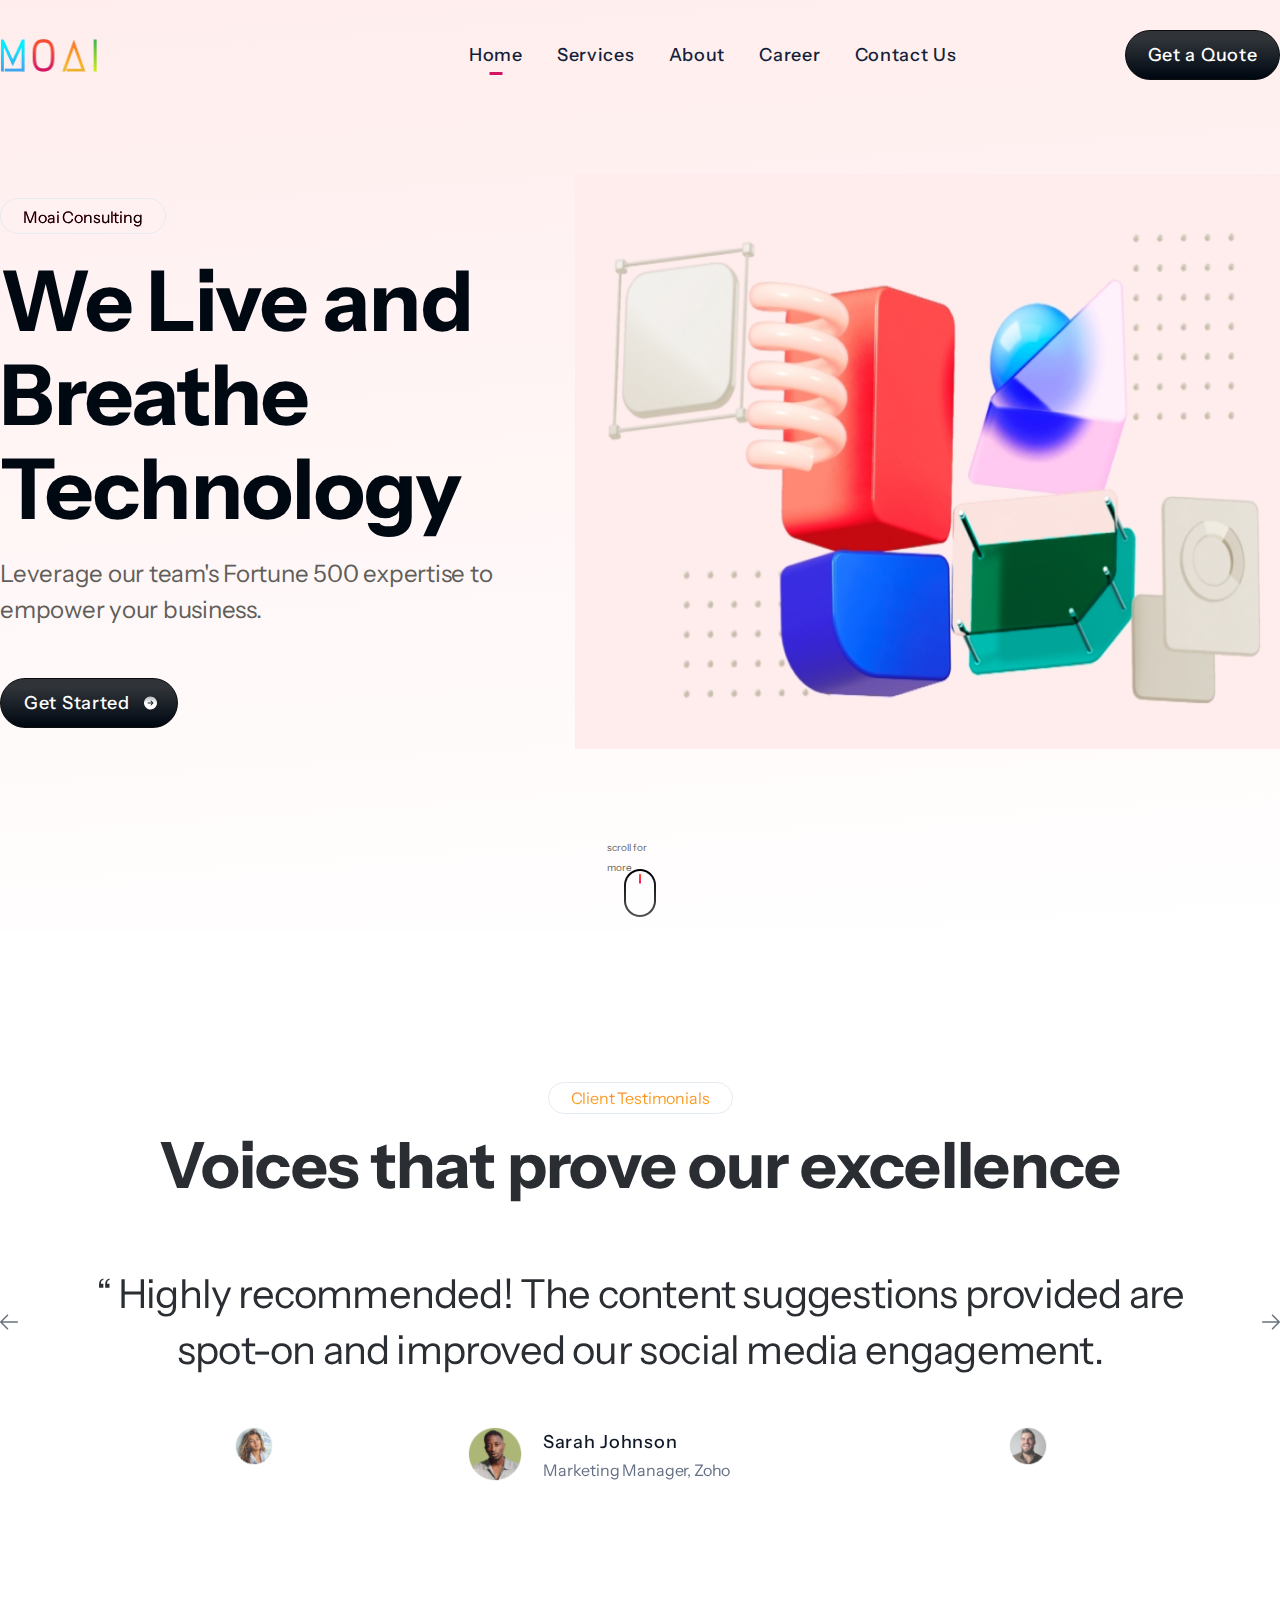
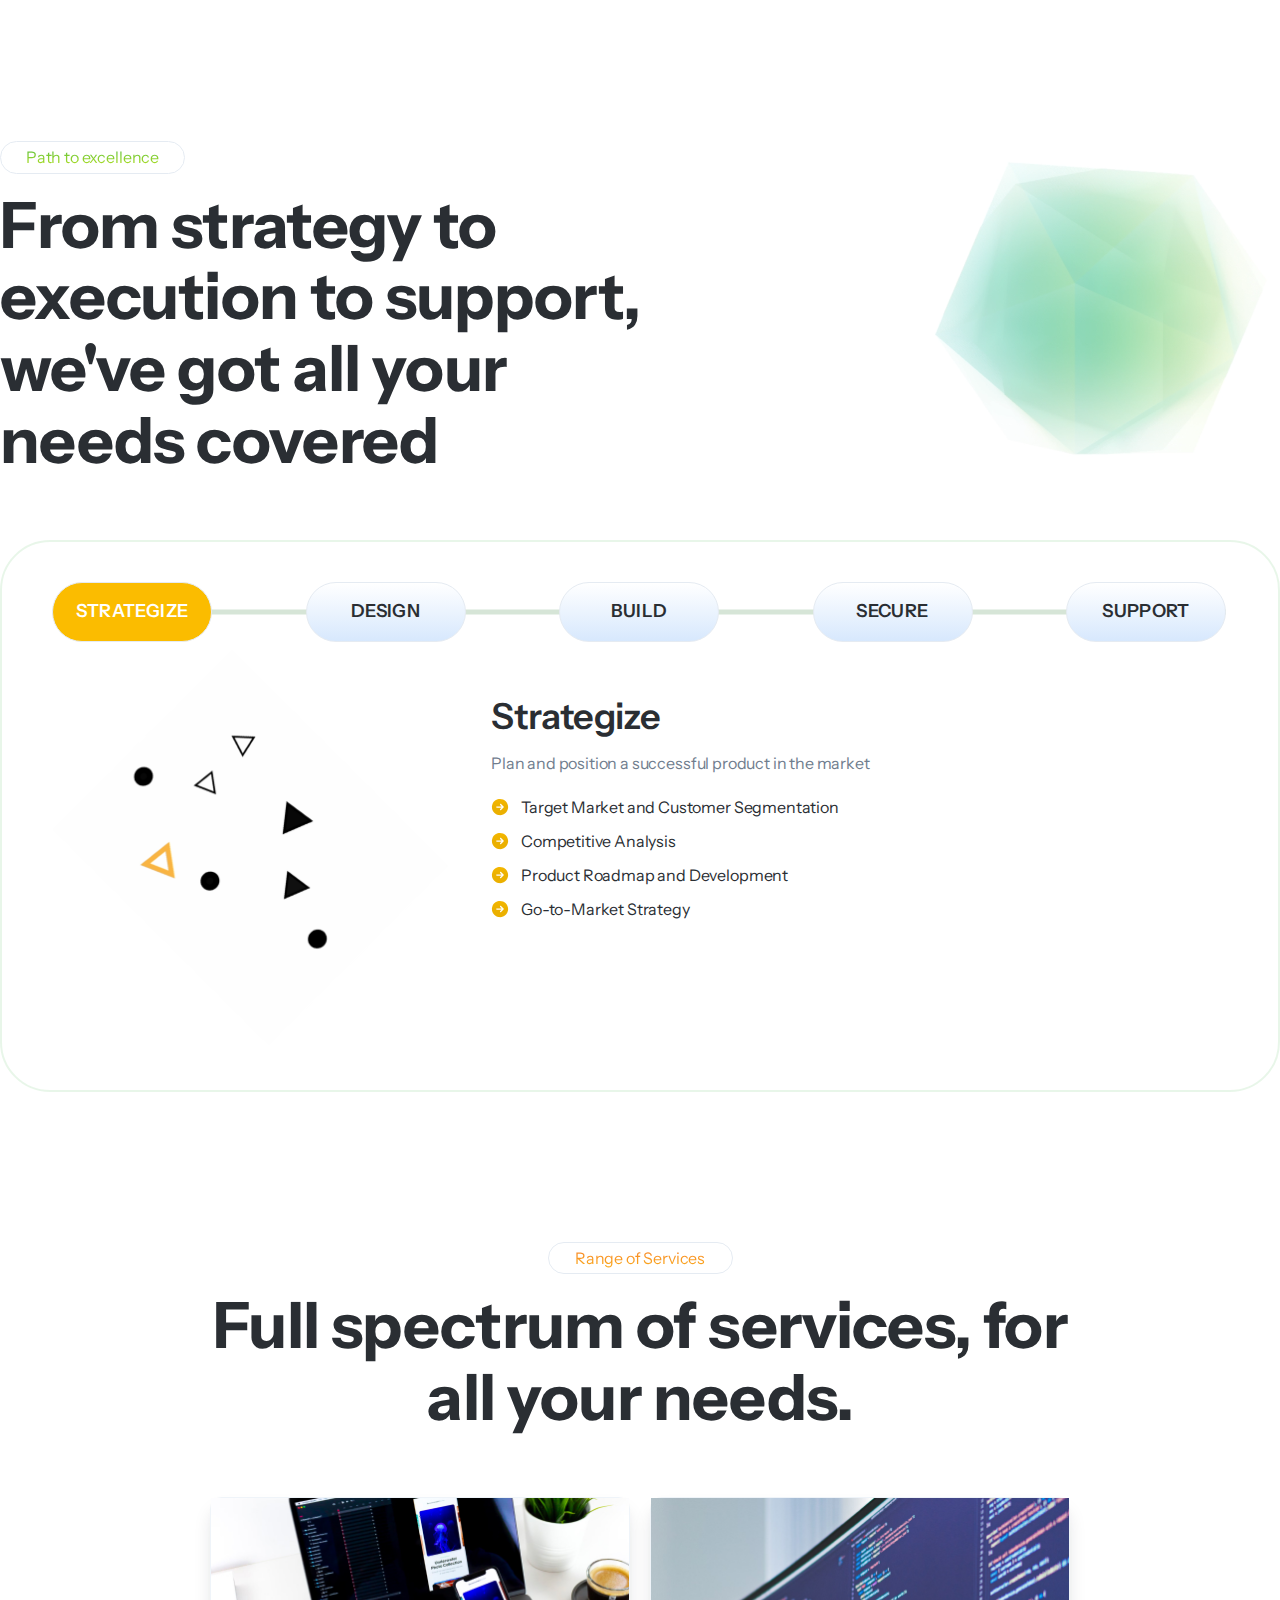
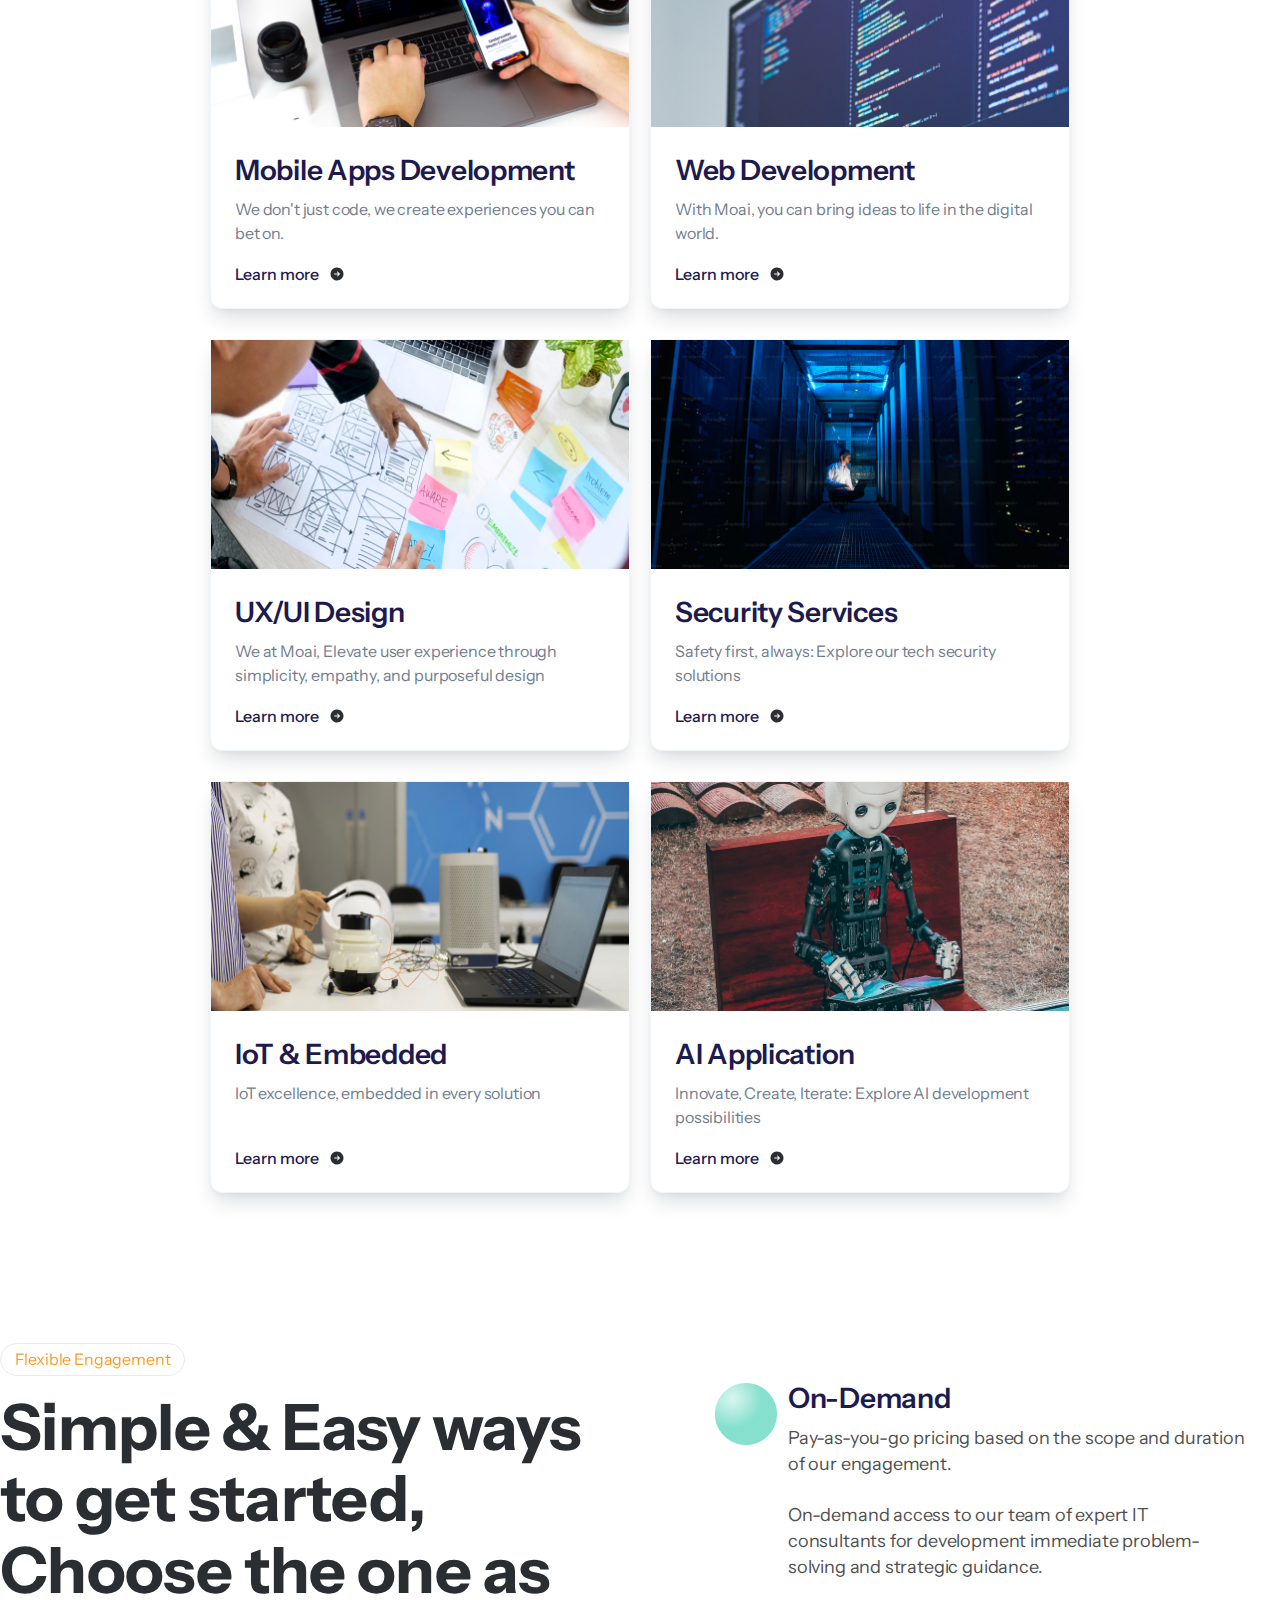
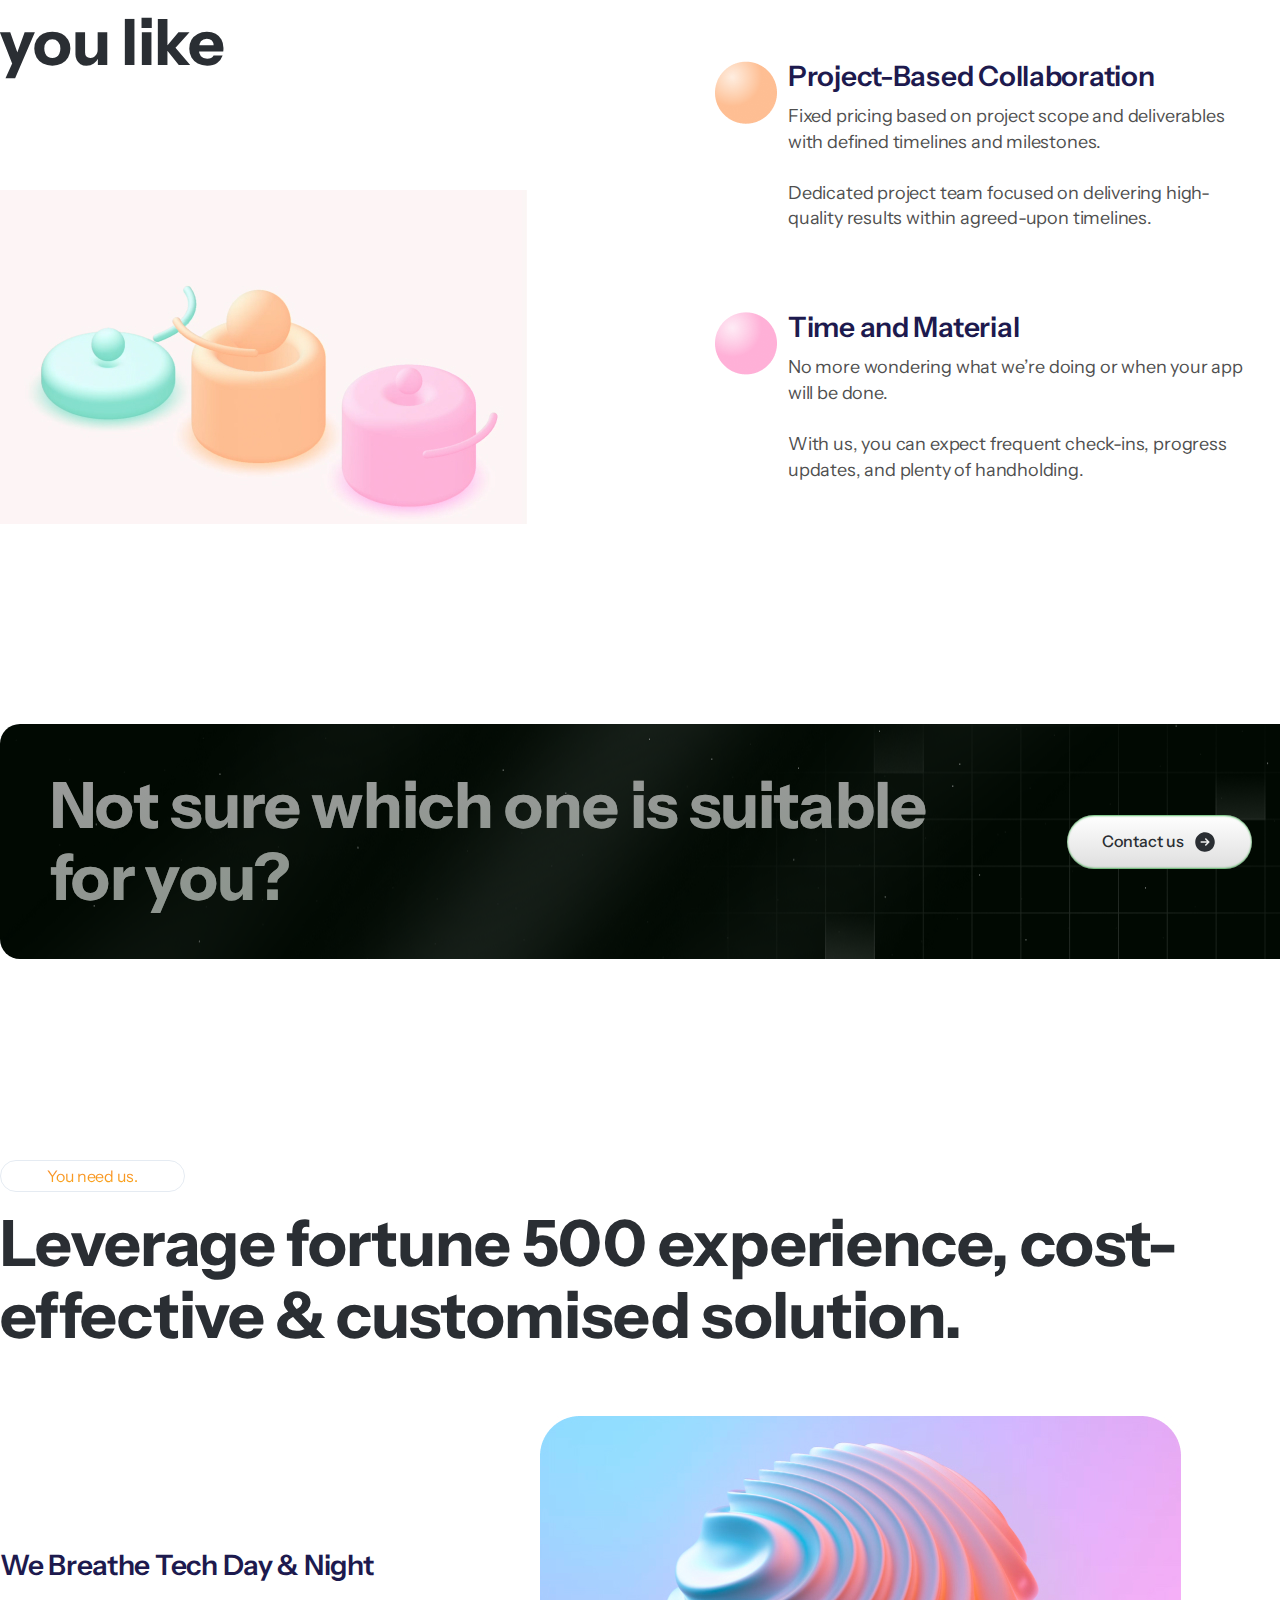
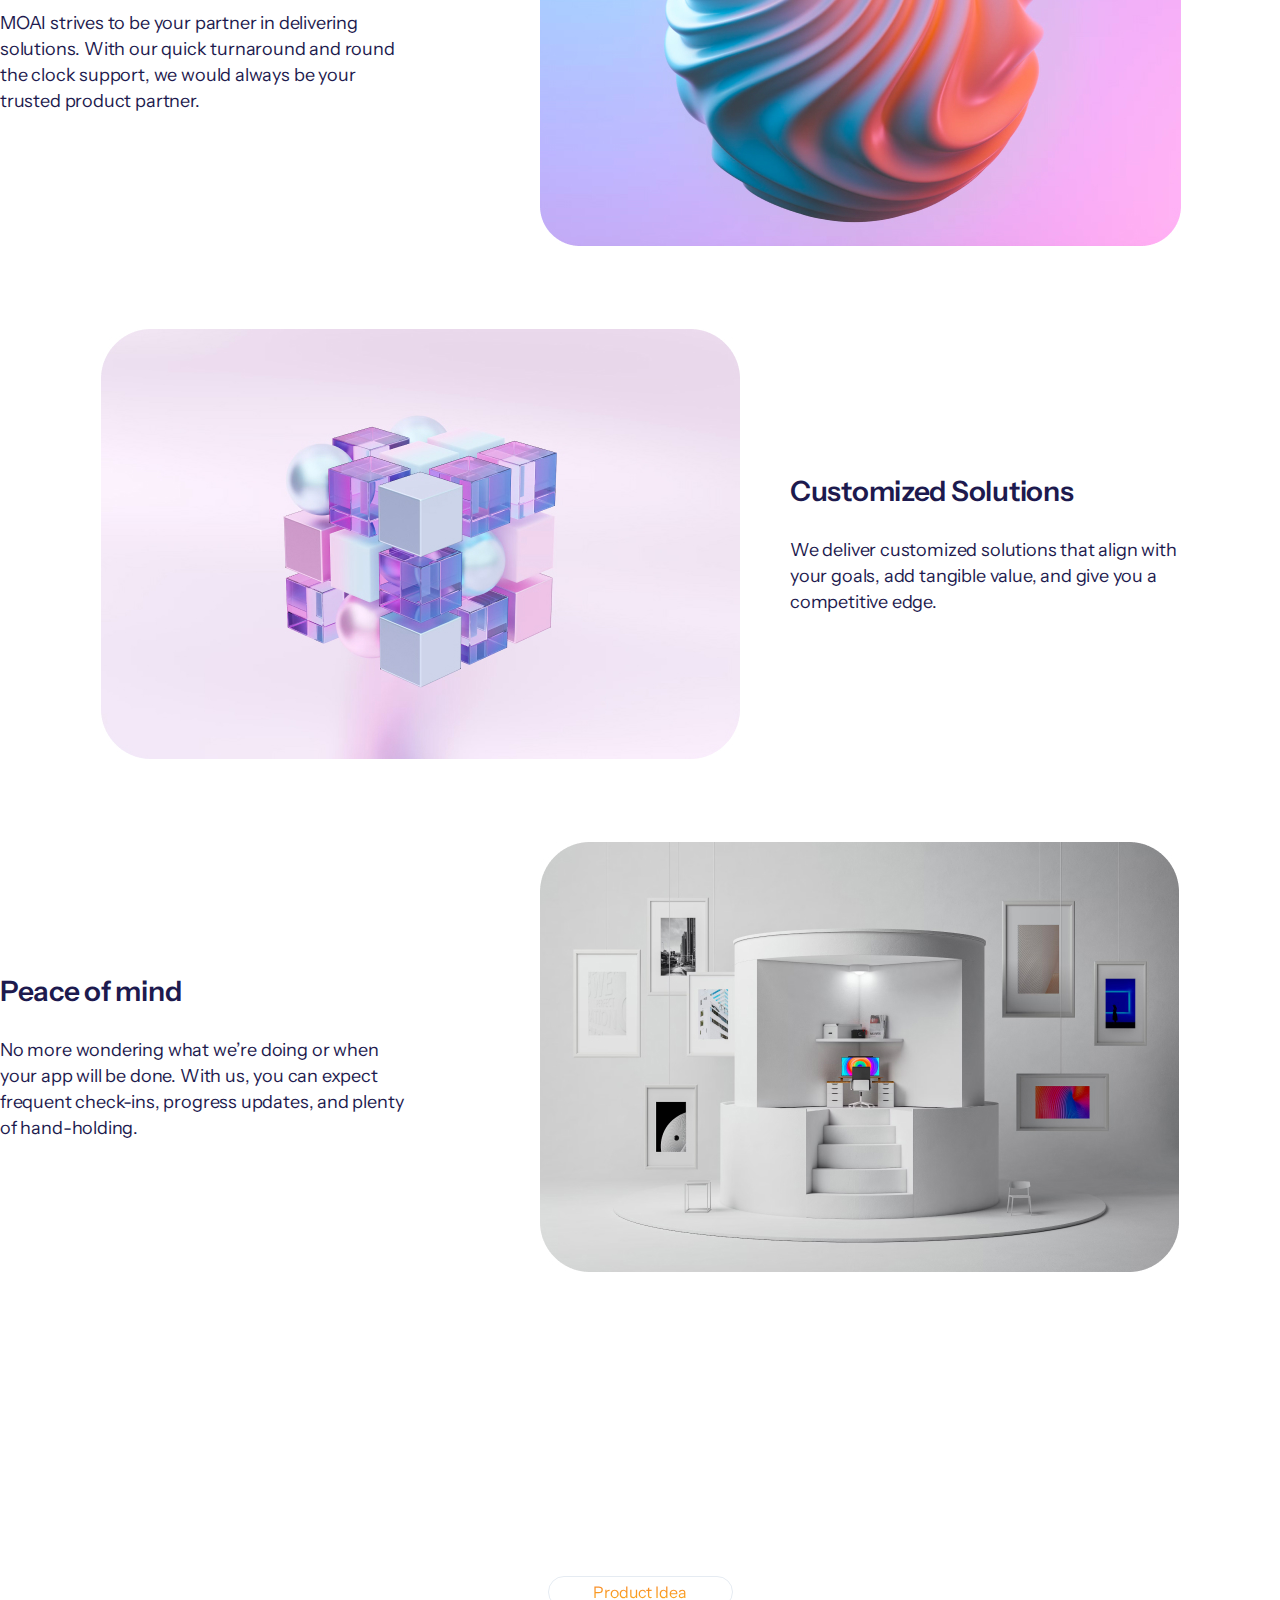
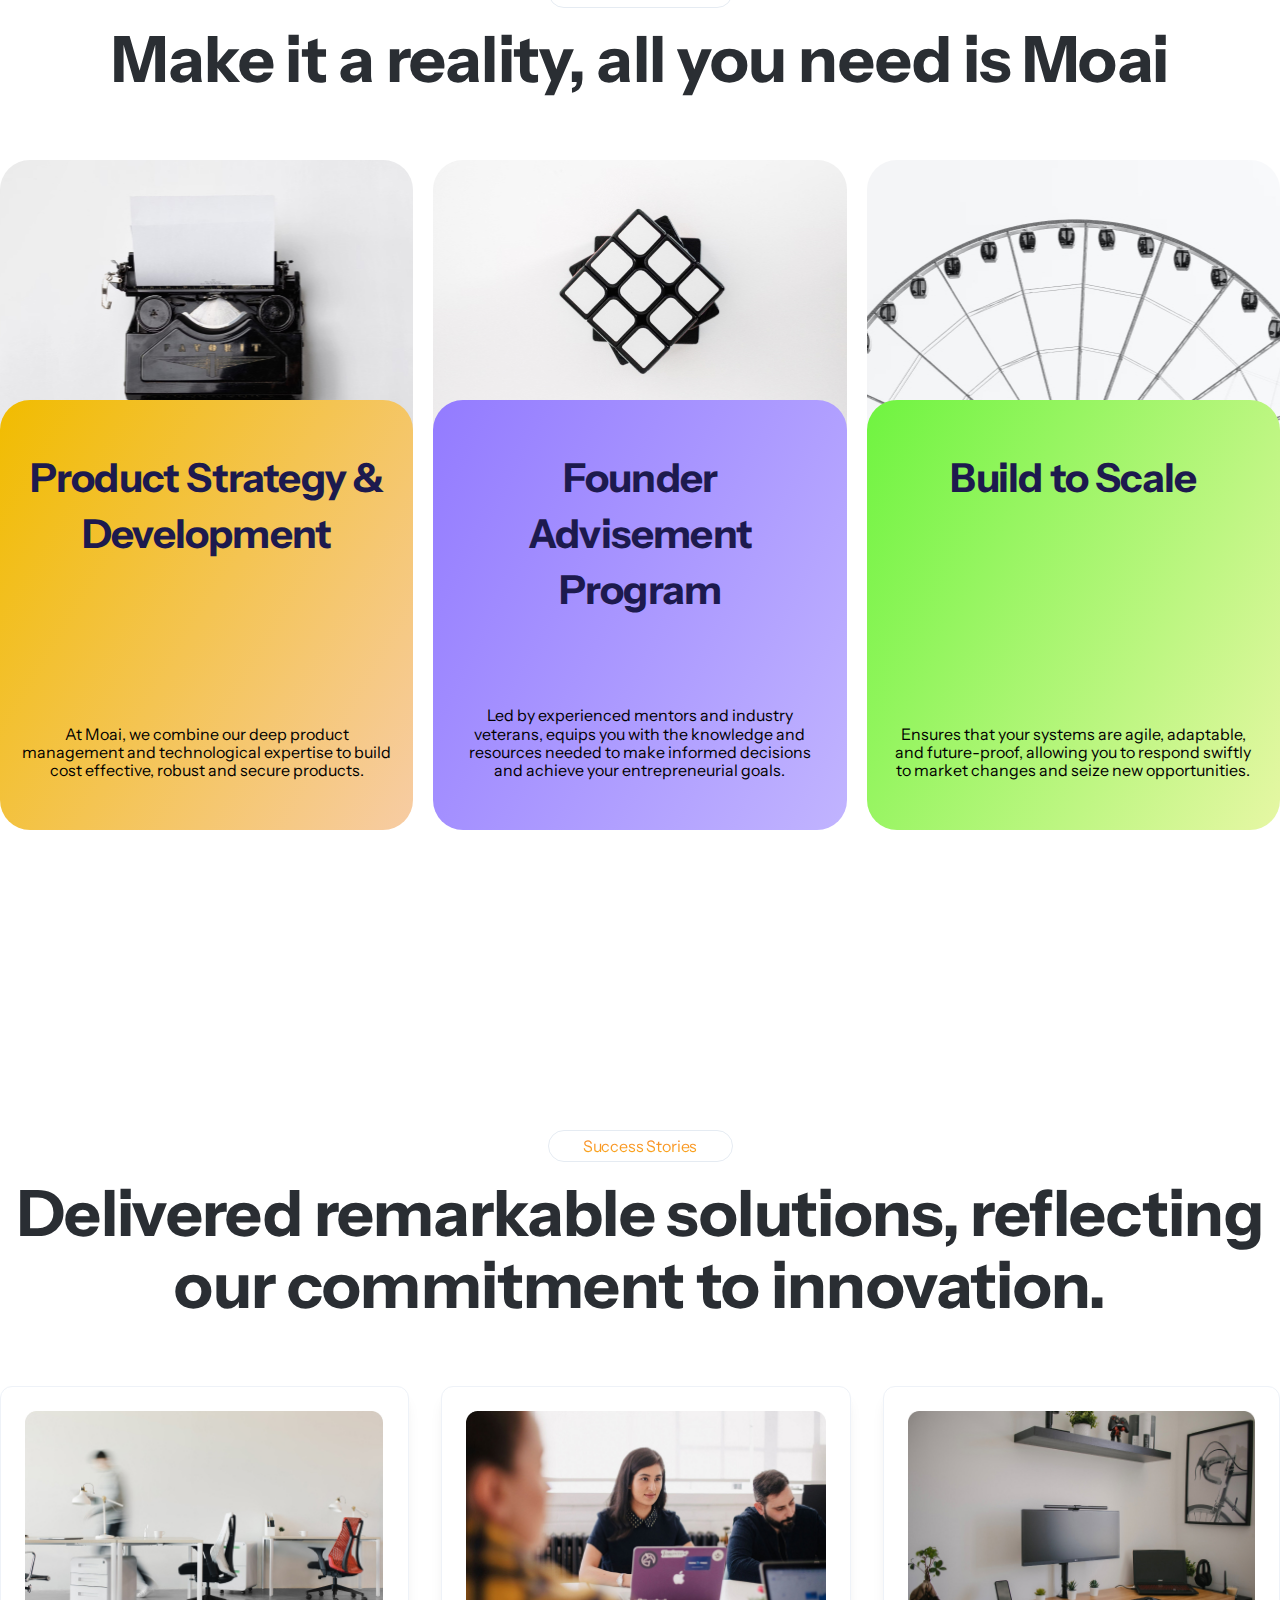
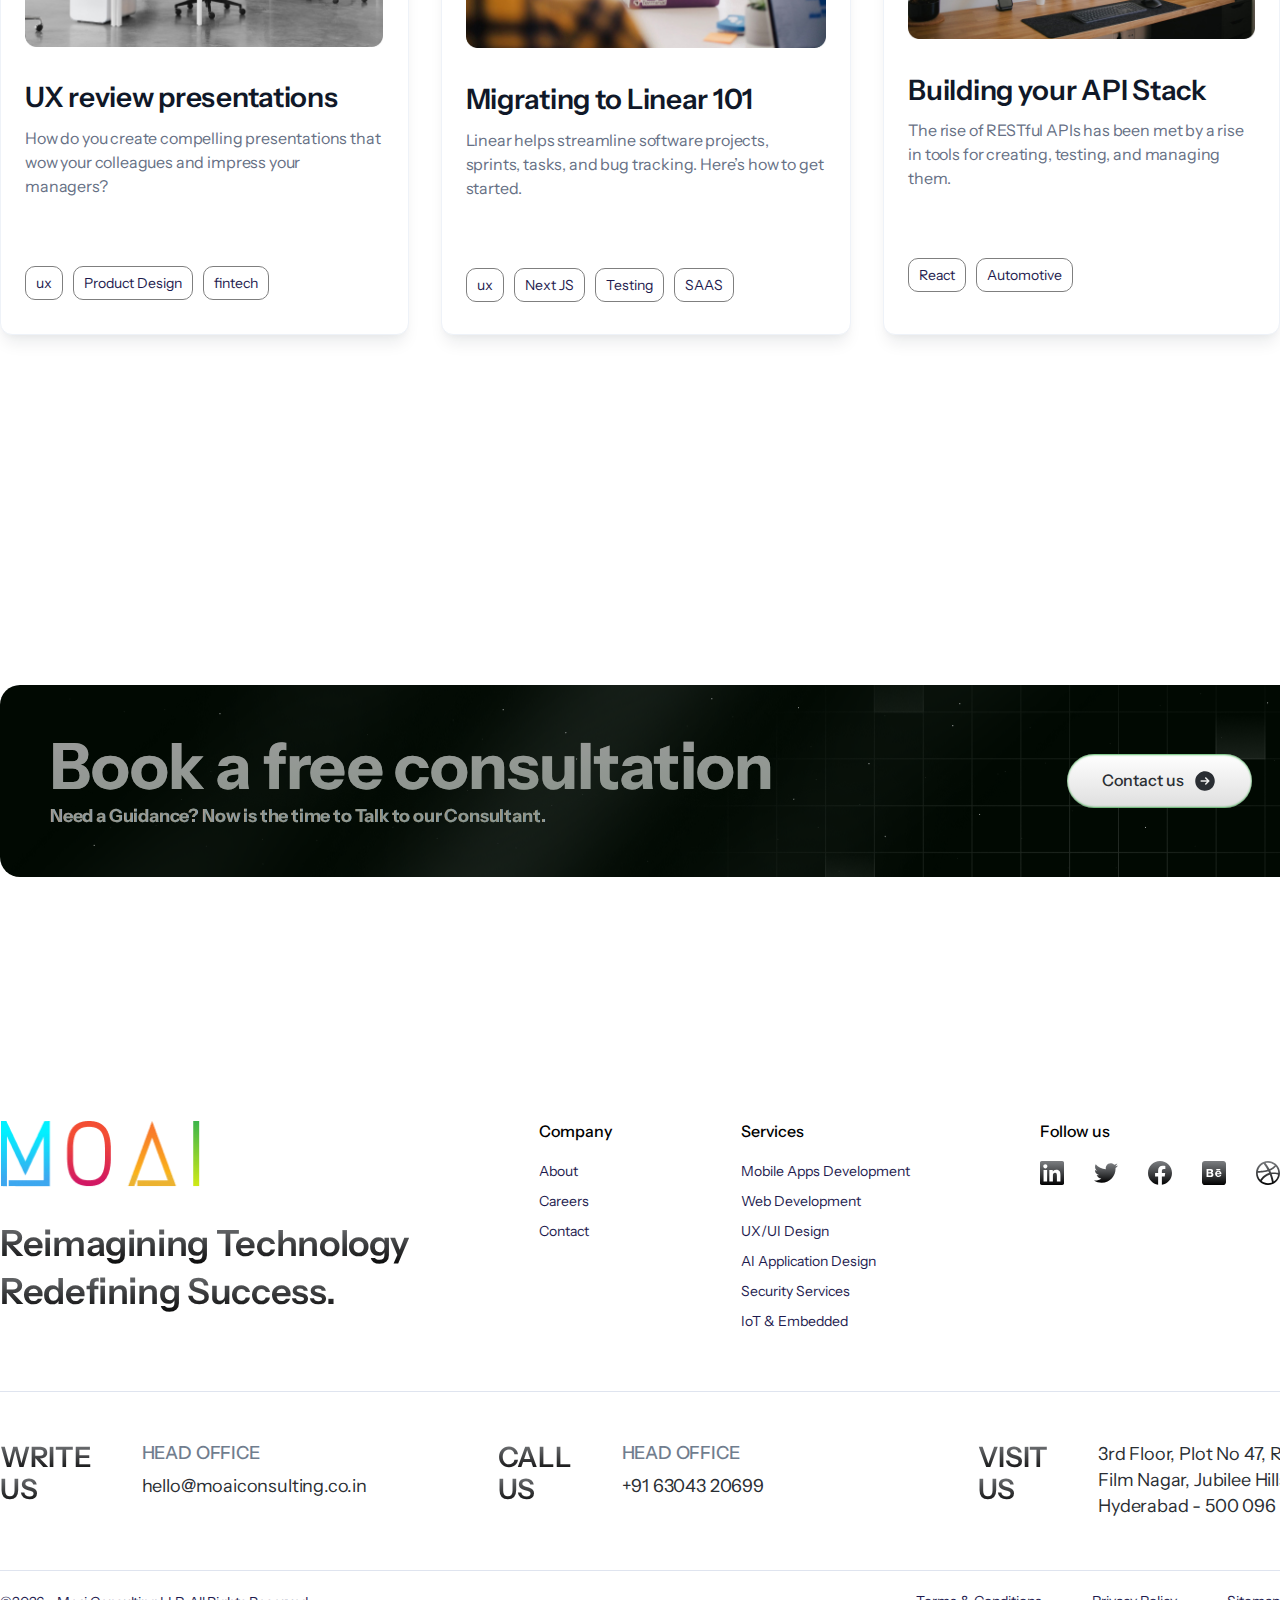
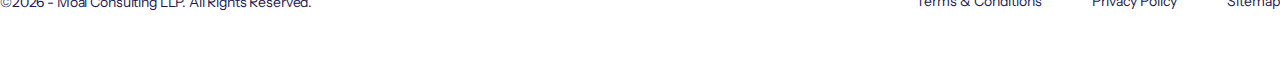
<file: index.html>
<!DOCTYPE html>
<html lang="en">

<head>
    <meta charset="UTF-8">
    <meta name="viewport" content="width=device-width, initial-scale=1.0">
    <link rel="stylesheet" href="css/main.min.css">
    <title>moai</title>
</head>

<body>
    <header class="header header-gradient">
        <div class="header-fixed">
            <div class="container header-wrapper">
                <a href="" class="header-logo"><img src="./img/logo.png" alt="logo"></a>
                <nav class="nav">
                    <ul class="menu">
                        <li class="menu-item">
                            <a class="menu-link active">Home</a>
                        </li>
                        <li class="menu-item">
                            <a href="./all-services.html" class="menu-link">Services</a>
                        </li>
                        <li class="menu-item">
                            <a href="./about.html" class="menu-link">About</a>
                        </li>
                        <li class="menu-item">
                            <a href="" class="menu-link">Career</a>
                        </li>
                        <li class="menu-item">
                            <a href="" class="menu-link">Contact Us</a>
                        </li>
                    </ul>
                    <a href="" class="header-link ">Get a Quote</a>
                </nav>
            </div>
            <div class="container">
                <div class="header-wrapper-bottom">
                    <div class="header-content">
                        <span class="header-subtitle">Moai Consulting</span>
                        <h1 class="header-title">We <span>Live</span> and
                            <span>Breathe</span> Technology
                        </h1>
                        <p class="header-text">Leverage our team's Fortune 500 expertise to empower your business.
                        </p>
                        <a href="" class="link--black">Get Started</a>
                    </div>
                    <figure class="header-img"><img src="img/header-img.jpg" alt="header-img"></figure>
                </div>
            </div>
        </div>
        <a href="" class="link-scrolle">scroll for more</a>
    </header>

    <main>
        <section class="testimonials">
            <div class="container">
                <div class="inner-top">
                    <span class="subtitle">Client Testimonials</span>
                    <h2 class="title">Voices that prove our excellence</h2>
                </div>
                <div class="testimonials-slider">
                    <div class="slider-text">
                        <p>“ Highly recommended! The content suggestions provided are spot-on and improved our social
                            media engagement.</p>
                    </div>
                    <div class="slider-text">
                        <p>“ Highly recommended! The content suggestions provided are spot-on and improved our social
                            media engagement.</p>
                    </div>
                    <div class="slider-text">
                        <p>“ Highly recommended! The content suggestions provided are spot-on and improved our social
                            media engagement.</p>
                    </div>
                    <div class="slider-text">
                        <p>“ Highly recommended! The content suggestions provided are spot-on and improved our social
                            media engagement.</p>
                    </div>
                    <div class="slider-text">
                        <p>“ Highly recommended! The content suggestions provided are spot-on and improved our social
                            media engagement.</p>
                    </div>
                    <div class="slider-text">
                        <p>“ Highly recommended! The content suggestions provided are spot-on and improved our social
                            media engagement.</p>
                    </div>
                </div>
                <div class="slider-avatars">
                    <div class="avatar">
                        <img src="./img/Avatar.png" alt="avatar">
                        <span class="avatar-title">Sarah Johnson</span>
                        <span class="avatar-job">Marketing Manager, Zoho</span>
                    </div>
                    <div class="avatar">
                        <img src="./img/Avatar-1.png" alt="Avatar-1">
                        <span class="avatar-title">Sarah Johnson</span>
                        <span class="avatar-job">Marketing Manager, Zoho</span>
                    </div>
                    <div class="avatar">
                        <img src="./img/Avatar-2.png" alt="Avatar-2">
                        <span class="avatar-title">Sarah Johnson</span>
                        <span class="avatar-job">Marketing Manager, Zoho</span>
                    </div>
                    <div class="avatar">
                        <img src="./img/Avatar-3.png" alt="Avatar-3">
                        <span class="avatar-title">Sarah Johnson</span>
                        <span class="avatar-job">Marketing Manager, Zoho</span>
                    </div>
                    <div class="avatar">
                        <img src="./img/Avatar-4.png" alt="Avatar-4">
                        <span class="avatar-title">Sarah Johnson</span>
                        <span class="avatar-job">Marketing Manager, Zoho</span>
                    </div>
                    <div class="avatar">
                        <img src="./img/Avatar-5.png" alt="Avatar-5">
                        <span class="avatar-title">Sarah Johnson</span>
                        <span class="avatar-job">Marketing Manager, Zoho</span>
                    </div>
                    <div class="avatar">
                        <img src="./img/Avatar-6.png" alt="Avatar-6">
                        <span class="avatar-title">Sarah Johnson</span>
                        <span class="avatar-job">Marketing Manager, Zoho</span>
                    </div>
                </div>
            </div>
        </section>
        <!-- end testimonials -->

        <section class="strategize">
            <div class="container">
                <div class="inner-top">
                    <span class="subtitle strategize-subtitle">Path to excellence</span>
                    <h2 class="title strategize-title">From strategy to execution to support, we've got all your needs
                        covered</h2>
                </div>
                <div class="quise">
                    <ul class="quise-list">
                        <li class="quise-item active">Strategize</li>
                        <li class="quise-item">Design</li>
                        <li class="quise-item">Build</li>
                        <li class="quise-item">SECURE</li>
                        <li class="quise-item">Support</li>
                    </ul>
                    <div class="quise-wrapper">
                        <figure class="quise-img"><img src="./img/figure.png" alt="figure"></figure>
                        <div class="quise-content">
                            <span class="quise-content-title">Strategize</span>
                            <span class="quise-content-text">Plan and position a successful product in the market</span>
                            <ul class="quise-content-list">
                                <li class="quise-content-item">Target Market and Customer Segmentation</li>
                                <li class="quise-content-item">Competitive Analysis</li>
                                <li class="quise-content-item">Product Roadmap and Development</li>
                                <li class="quise-content-item">Go-to-Market Strategy</li>
                            </ul>
                        </div>
                    </div>
                </div>
            </div>
        </section>
        <!-- end strategize -->

        <section class="services">
            <div class="container">
                <div class="inner-top">
                    <span class="subtitle services-subtitle">Range of Services</span>
                    <h2 class="title services-title">Full spectrum of services, for all your needs.</h2>
                </div>
                <ul class="services-projects">
                    <li class="project">
                        <img src="./img/services-1.jpg" alt="services-1">
                        <div class="">
                            <h3>Mobile Apps Development</h3>
                            <p>We don't just code, we create experiences you can bet on.</p>
                            <a href="">Learn more</a>
                        </div>
                    </li>
                    <li class="project">
                        <img src="./img/services-2.jpg" alt="services-2">
                        <div class="">
                            <h3>Web Development</h3>
                            <p>With Moai, you can bring ideas to life in the digital world.</p>
                            <a href="">Learn more</a>
                        </div>
                    </li>
                    <li class="project">
                        <img src="./img/services-3.jpg" alt="services-3">
                        <div class="">
                            <h3>UX/UI Design</h3>
                            <p>We at Moai, Elevate user experience through simplicity, empathy, and purposeful design
                            </p>
                            <a href="">Learn more</a>
                        </div>
                    </li>
                    <li class="project">
                        <img src="./img/services-4.jpg" alt="services-4">
                        <div class="">
                            <h3>Security Services</h3>
                            <p>Safety first, always: Explore our tech security solutions</p>
                            <a href="">Learn more</a>
                        </div>
                    </li>
                    <li class="project">
                        <img src="./img/services-5.jpg" alt="services-5">
                        <div class="">
                            <h3>IoT & Embedded</h3>
                            <p>IoT excellence, embedded in every solution</p>
                            <a href="">Learn more</a>
                        </div>
                    </li>
                    <li class="project">
                        <img src="./img/services-6.jpg" alt="services-6">
                        <div class="">
                            <h3>AI Application</h3>
                            <p>Innovate, Create, Iterate: Explore AI development possibilities</p>
                            <a href="">Learn more</a>
                        </div>
                    </li>
                </ul>
            </div>
        </section>

        <!-- end services -->


        <section class="strategy">
            <div class="container">
                <div class="strategy-wrapper">
                    <div class="strategy-content">
                        <div class="inner-top">
                            <span class="subtitle strategy-subtitle">Flexible Engagement</span>
                            <h2 class="title strategy-title">Simple & Easy ways to get started, Choose the one as you
                                like</h2>
                        </div>
                    </div>
                    <div class="strategy-list">
                        <ul class="strategy-information">
                            <li class="strategy-info">
                                <h4>On-Demand</h4>
                                <p>Pay-as-you-go pricing based on the scope and duration of our engagement.</p>

                                <p> On-demand access to our team of expert IT consultants for development immediate
                                    problem-solving and strategic guidance.</p>
                            </li>
                            <li class="strategy-info">
                                <h4>Project-Based Collaboration</h4>
                                <p>Fixed pricing based on project scope and deliverables with defined timelines and
                                    milestones.</p>

                                <p>Dedicated project team focused on delivering high-quality results within agreed-upon
                                    timelines.</p>
                            </li>
                            <li class="strategy-info">
                                <h4>Time and Material</h4>
                                <p>No more wondering what we’re doing or when your app will be done.</p>

                                <p>With us, you can expect frequent check-ins, progress updates, and plenty of
                                    handholding.</p>
                            </li>
                        </ul>
                    </div>
                </div>
            </div>
        </section>

        <!-- end strategy -->

        <div class="not-sure">
            <div class="container">
                <div class="not-sure__wrapper">
                    <h2>Not sure which one is suitable for you?</h2>
                    <a href="" class="not-sure__link inner-link">Contact us</a>
                </div>
            </div>
        </div>

        <!-- end not-sure -->

        <section class="experience">
            <div class="container">
                <div class="inner-top">
                    <span class="subtitle experience-subtitle">You need us.</span>
                    <h2 class="title experience-title">Leverage fortune 500 experience,
                        cost-effective & customised solution.</h2>
                </div>
                <div class="experience-content">
                    <div class="content">
                        <h3>We Breathe Tech Day & Night</h3>
                        <p>MOAI strives to be your partner in delivering solutions. With our quick turnaround and round
                            the clock support, we would always be your trusted product partner.</p>
                    </div>
                    <figure><img src="./img/boll.jpg" alt="boll"></figure>
                </div>
                <div class="experience-content">
                    <div class="content">
                        <h3>Customized Solutions</h3>
                        <p>We deliver customized solutions that align with your goals, add tangible value, and give you
                            a competitive edge.</p>
                    </div>
                    <figure><img src="./img/square.jpg" alt="square"></figure>
                </div>
                <div class="experience-content">
                    <div class="content">
                        <h3>Peace of mind</h3>
                        <p>No more wondering what we’re doing or when your app will be done. With us, you can expect
                            frequent check-ins, progress updates, and plenty of hand-holding.</p>
                    </div>
                    <figure><img src="./img/room.jpg" alt="room"></figure>
                </div>
            </div>
        </section>

        <!-- end experience -->

        <section class="productIdea padding-large">
            <div class="container">
                <div class="inner-top">
                    <span class="subtitle productIdea-subtitle">Product Idea</span>
                    <h2 class="title productIdea-title">Make it a reality, all you need is Moai</h2>
                </div>
                <div class="productIdea-wrapper">
                    <div class="productIdea-idea product">
                        <div class="productIdea-content">
                            <span class="title">Product Strategy & Development</span>
                            <p class="text">At Moai, we combine our deep product management and technological expertise
                                to build cost effective, robust and secure products.</p>
                        </div>
                    </div>
                    <div class="productIdea-idea faunder">
                        <div class="productIdea-content">
                            <span class="title">Founder Advisement Program</span>
                            <p class="text">Led by experienced mentors and industry veterans, equips you with the
                                knowledge and resources needed to make informed decisions and achieve your
                                entrepreneurial goals.</p>
                        </div>
                    </div>
                    <div class="productIdea-idea scale">
                        <div class="productIdea-content">
                            <span class="title">Build to Scale</span>
                            <p class="text">Ensures that your systems are agile, adaptable, and future-proof, allowing
                                you to respond swiftly to market changes and seize new opportunities.</p>
                        </div>
                    </div>
                </div>
            </div>
        </section>

        <!-- end productIdea -->

        <section class="delivered padding-large">
            <div class="container">
                <div class="inner-top">
                    <span class="subtitle delivered-subtitle">Success Stories</span>
                    <h2 class="title delivered-title">Delivered remarkable solutions, reflecting our commitment to
                        innovation.</h2>
                </div>
                <div class="delivered-wrapper">
                    <div class="delivered-idea">
                        <div class="delivered-content">
                            <figure class="img"><img src="./img/office.jpg" alt="office"></figure>
                            <span class="title">UX review presentations</span>
                            <p class="text">How do you create compelling presentations that wow your colleagues and
                                impress your managers?</p>
                            <ul class="tabs">
                                <li>ux</li>
                                <li>Product Design</li>
                                <li>fintech</li>
                            </ul>
                        </div>
                    </div>
                    <div class="delivered-idea">
                        <div class="delivered-content">
                            <figure class="img"><img src="./img/conference.jpg" alt="conference"></figure>
                            <span class="title">Migrating to Linear 101</span>
                            <p class="text">Linear helps streamline software projects, sprints, tasks, and bug tracking.
                                Here’s how to get started.</p>
                            <ul class="tabs">
                                <li>ux</li>
                                <li>Next JS</li>
                                <li>Testing</li>
                                <li>SAAS</li>
                            </ul>
                        </div>
                    </div>
                    <div class="delivered-idea">
                        <div class="delivered-content">
                            <figure class="img"><img src="./img/desktop.jpg" alt="desktop"></figure>
                            <span class="title">Building your API Stack</span>
                            <p class="text">The rise of RESTful APIs has been met by a rise in tools for creating,
                                testing, and managing them.</p>
                            <ul class="tabs">
                                <li>React</li>
                                <li>Automotive</li>
                            </ul>
                        </div>
                    </div>
                </div>
            </div>
        </section>

        <!-- end delivered -->

        <div class="not-sure padding-large">
            <div class="container">
                <div class="not-sure__wrapper">
                    <h2>Book a free consultation
                        <span class="text">Need a Guidance? Now is the time to Talk to our Consultant.</span>
                    </h2>
                    <a href="" class="not-sure__link inner-link">Contact us</a>
                </div>
            </div>
        </div>


    </main>

    <footer class="footer">
        <div class="container">
            <div class="footer-top">
                <div class="logo">
                    <figure>
                        <img src="./img/logo-footer.png" alt="logo-footer">
                    </figure>
                    <span>Reimagining Technology</span>
                    <span>Redefining Success.</span>
                </div>
                <div class="footer-block">
                    <span class="footer-title">Company</span>
                    <ul class="footer-menu">
                        <li><a href="">About</a></li>
                        <li><a href="">Careers</a></li>
                        <li><a href="">Contact </a></li>
                    </ul>
                </div>
                <div class="footer-block">
                    <span class="footer-title">Services</span>
                    <ul class="footer-menu">
                        <li><a href="">Mobile Apps Development</a></li>
                        <li><a href="">Web Development</a></li>
                        <li><a href="">UX/UI Design</a></li>
                        <li><a href="">AI Application Design</a></li>
                        <li><a href="">Security Services</a></li>
                        <li><a href="">IoT & Embedded</a></li>
                    </ul>
                </div>
                <div class="footer-block">
                    <span class="footer-title">Follow us</span>
                    <div class="footer-social">
                        <a href="">
                            <img src="./img/linkendin.svg" alt="linkendin">
                        </a>
                        <a href="">
                            <img src="./img/twitter.svg" alt="twitter">
                        </a>
                        <a href="">
                            <img src="./img/facebook.svg" alt="facebook">
                        </a>
                        <a href="">
                            <img src="./img/be.svg" alt="be">
                        </a>
                        <a href="">
                            <img src="./img/site.svg" alt="site">
                        </a>
                    </div>
                </div>


            </div>
            <div class="footer-middle">
                <div class="block">
                    <div class="footer-info">
                        <span class="footer-title">WRITE</span>
                        <span class="footer-title--black">US</span>
                    </div>
                    <ul class="footer-head">
                        <li class="footer-subtitle">HEAD OFFICE</li>
                        <li><a href="mailto:hello@moaiconsulting.co.in">hello@moaiconsulting.co.in</a></li>
                    </ul>
                </div>
                <div class="block">
                    <div class="footer-info">
                        <span class="footer-title">CALL</span>
                        <span class="footer-title--black">US</span>
                    </div>
                    <ul class="footer-head">
                        <li class="footer-subtitle">HEAD OFFICE</li>
                        <li><a href="tel:+916304320699">+91 63043 20699</a></li>
                    </ul>
                </div>
                <div class="block">
                    <div class="footer-info">
                        <span class="footer-title">VISIT</span>
                        <span class="footer-title--black">US</span>
                    </div>
                    <address class="footer-head">
                        <span class="footer-address">3rd Floor, Plot No 47, Road No 76, </span>
                        <span>Film Nagar,  Jubilee Hills</span>
                        <span> Hyderabad - 500 096</span>
                    </address>
                </div>



            </div>
            <div class="footer-bottom">
                <p class="copyright">©<span class="year"></span> - Moai Consulting LLP. All Rights Reserved.</p>
                <ul class="footer-menu">
                    <li><a href="">Terms & Conditions</a></li>
                    <li><a href="">Privacy Policy</a></li>
                    <li><a href="">Sitemap </a></li>
                </ul>
            </div>
        </div>
    </footer>

    <button class="arrow-up"></button>



    <script src="js/jquery-3.7.1.min.js"></script>
    <script src="js/slick.min.js"></script>
    <script src="js/main.js"></script>
</body>

</html>
</file>
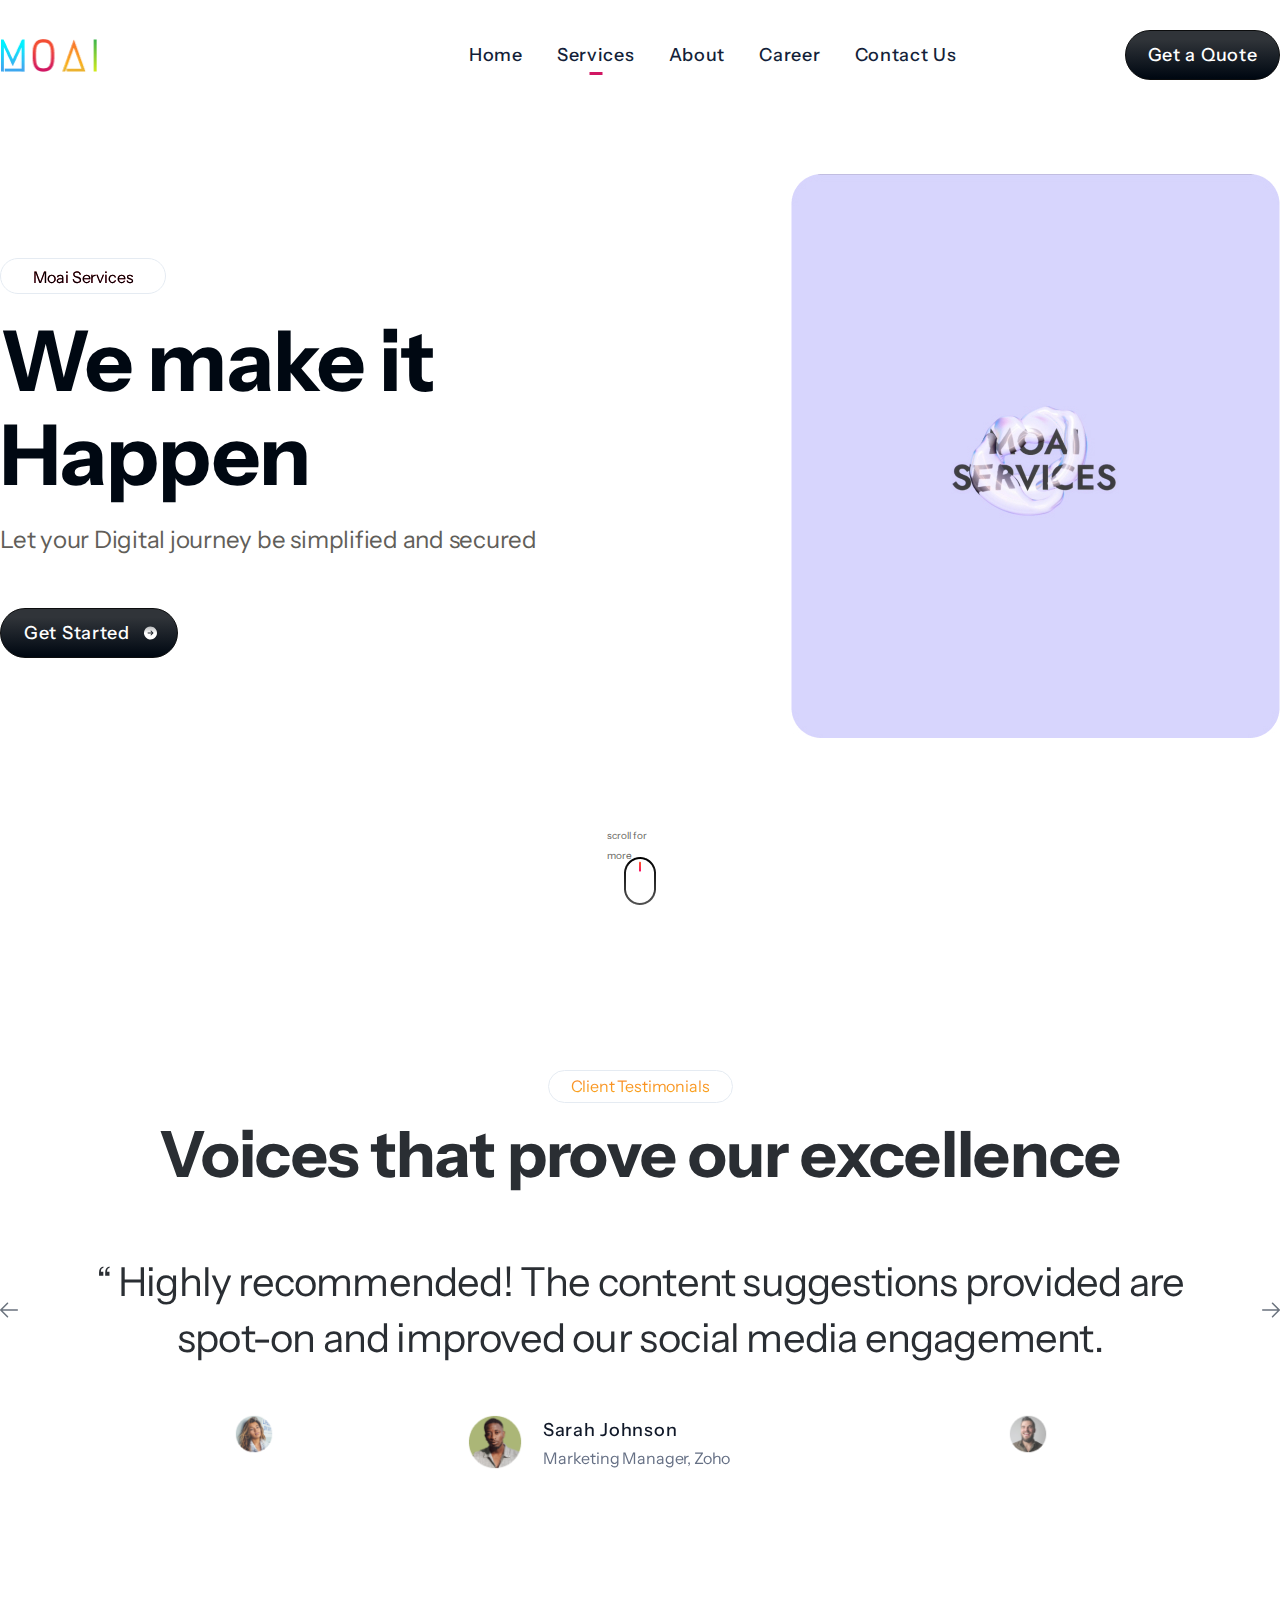
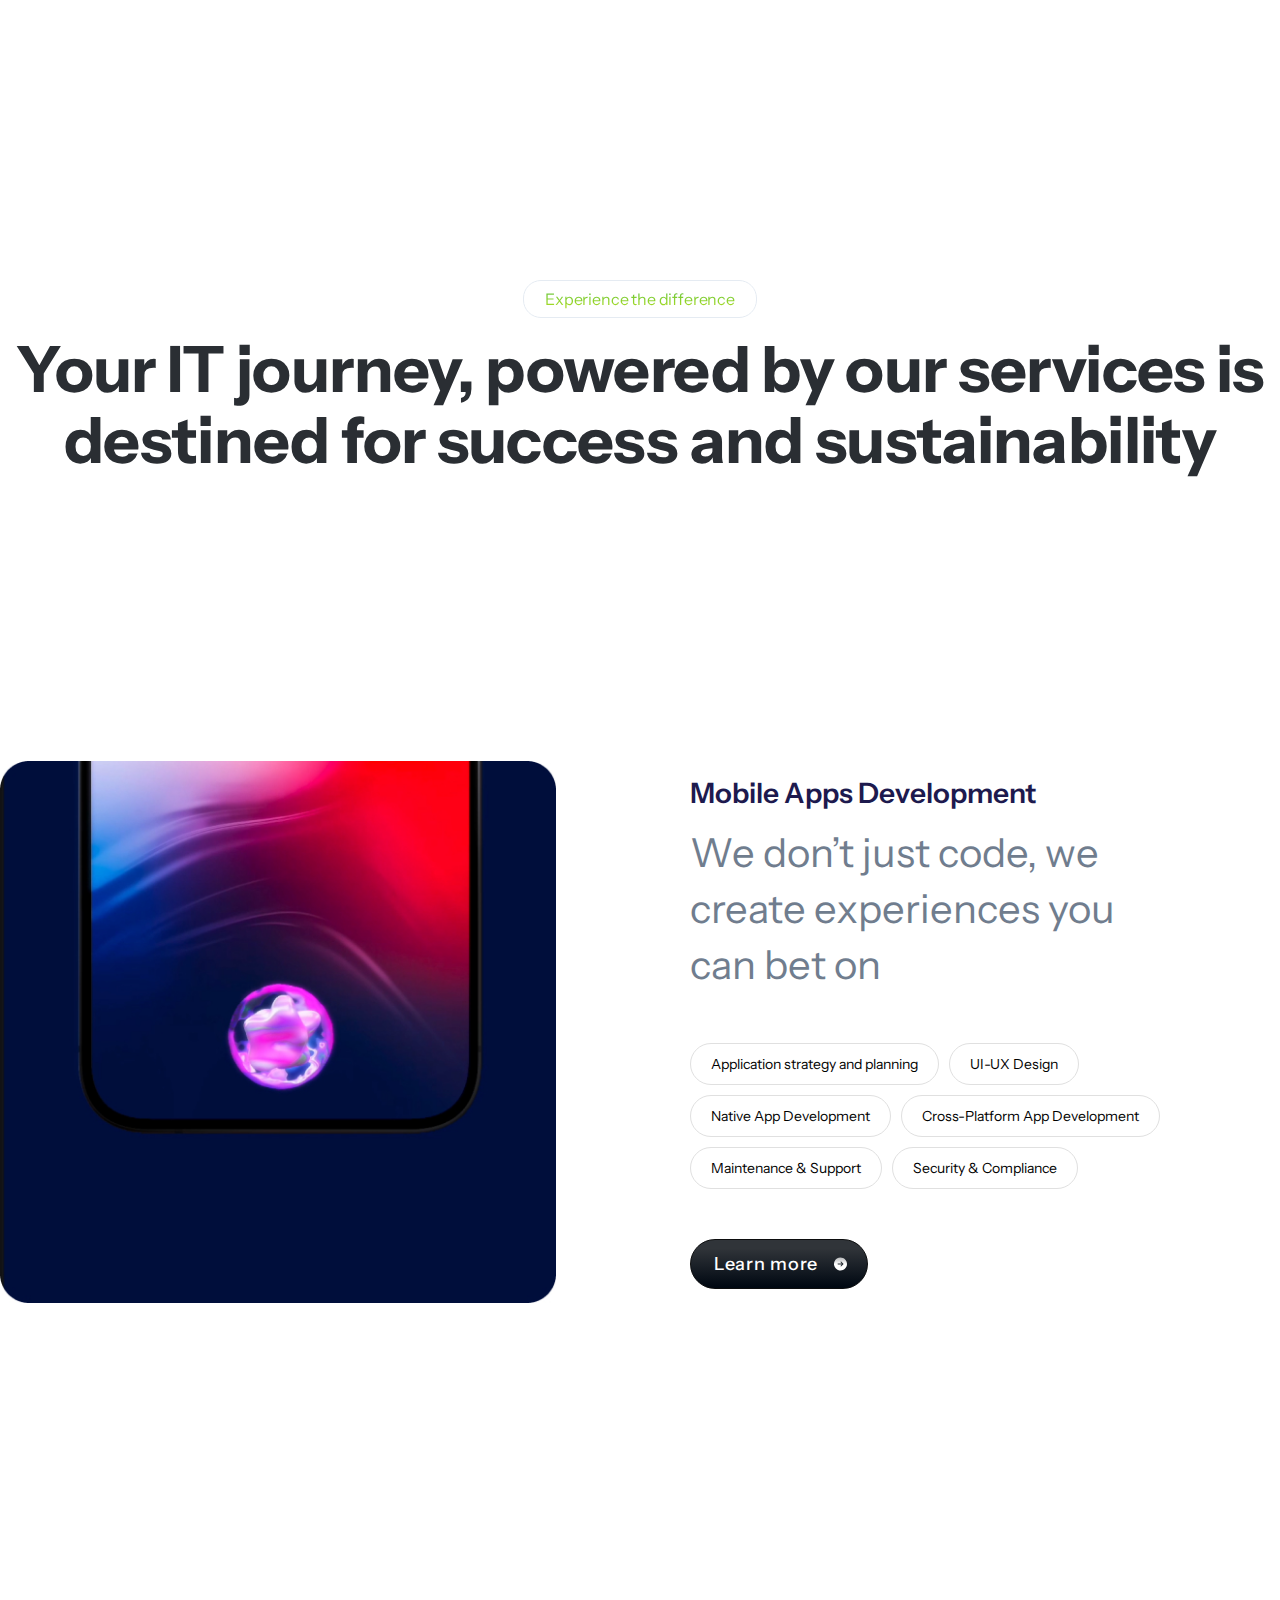
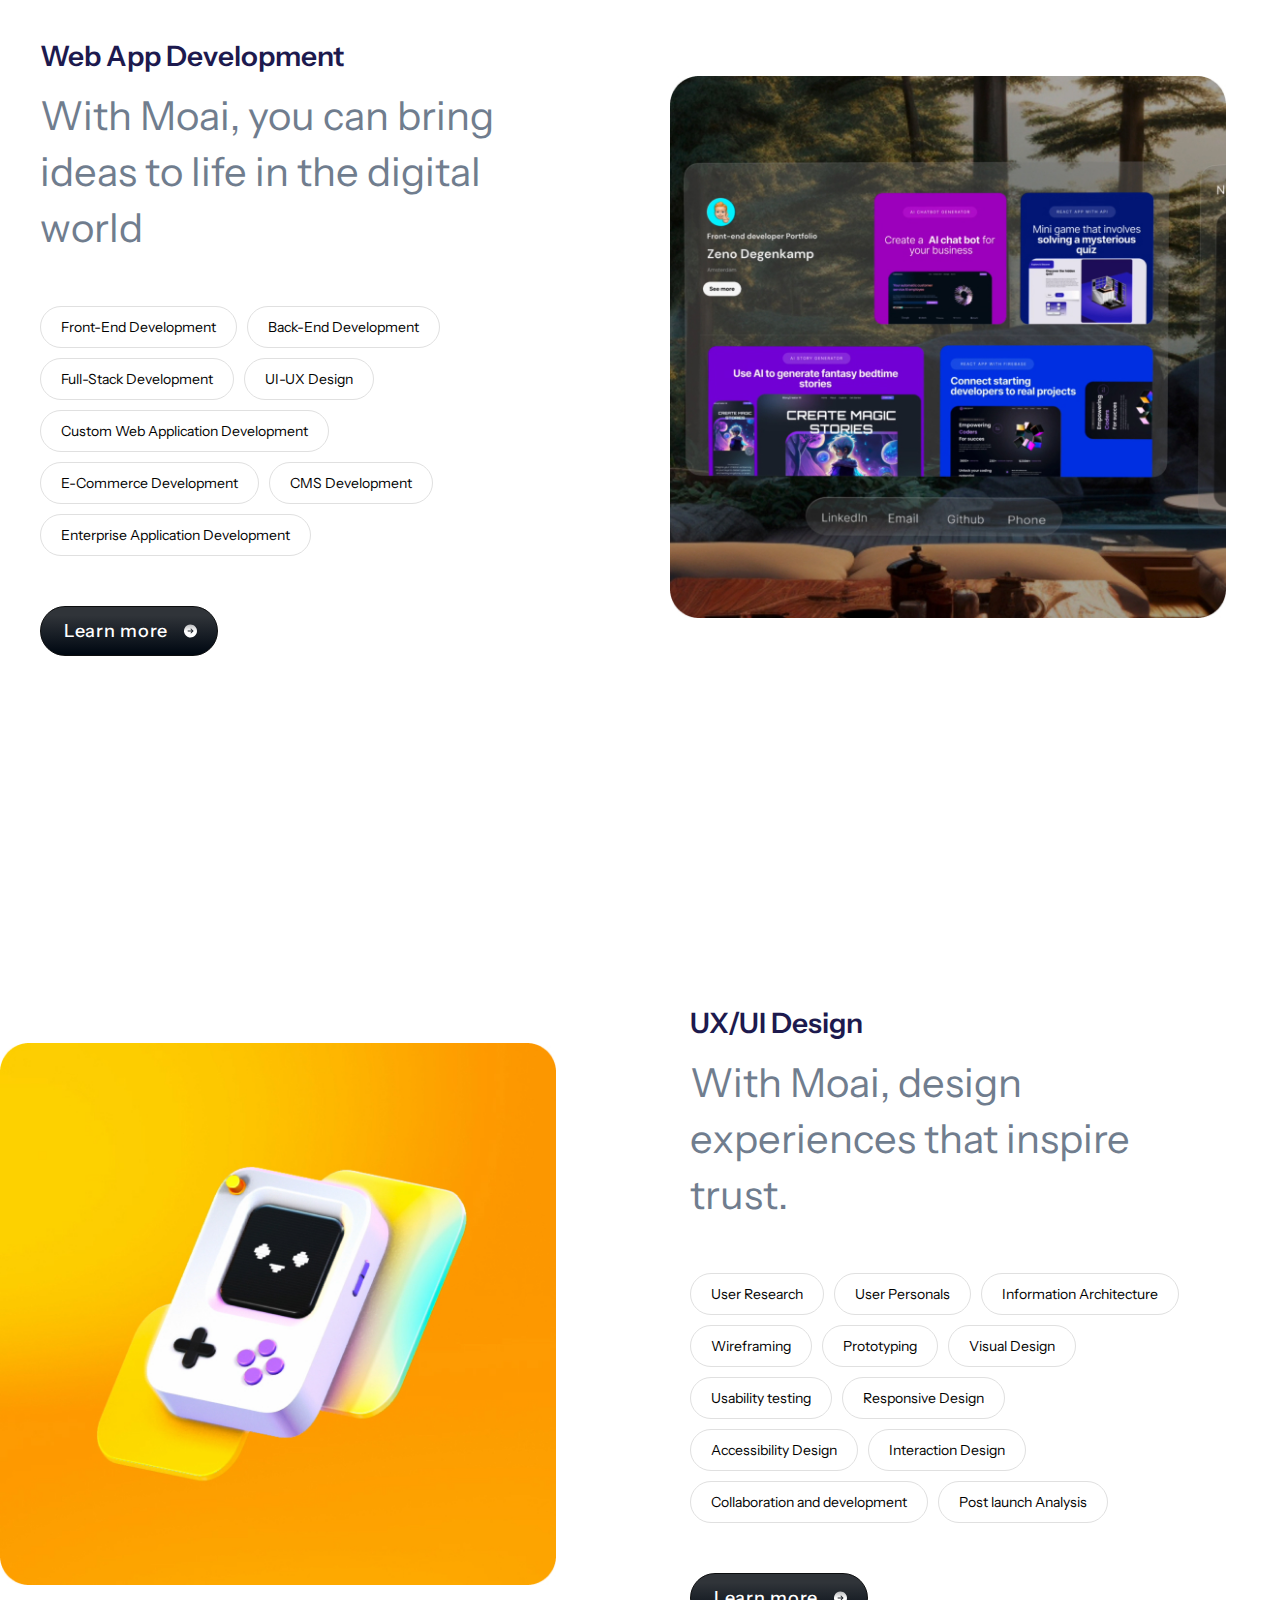
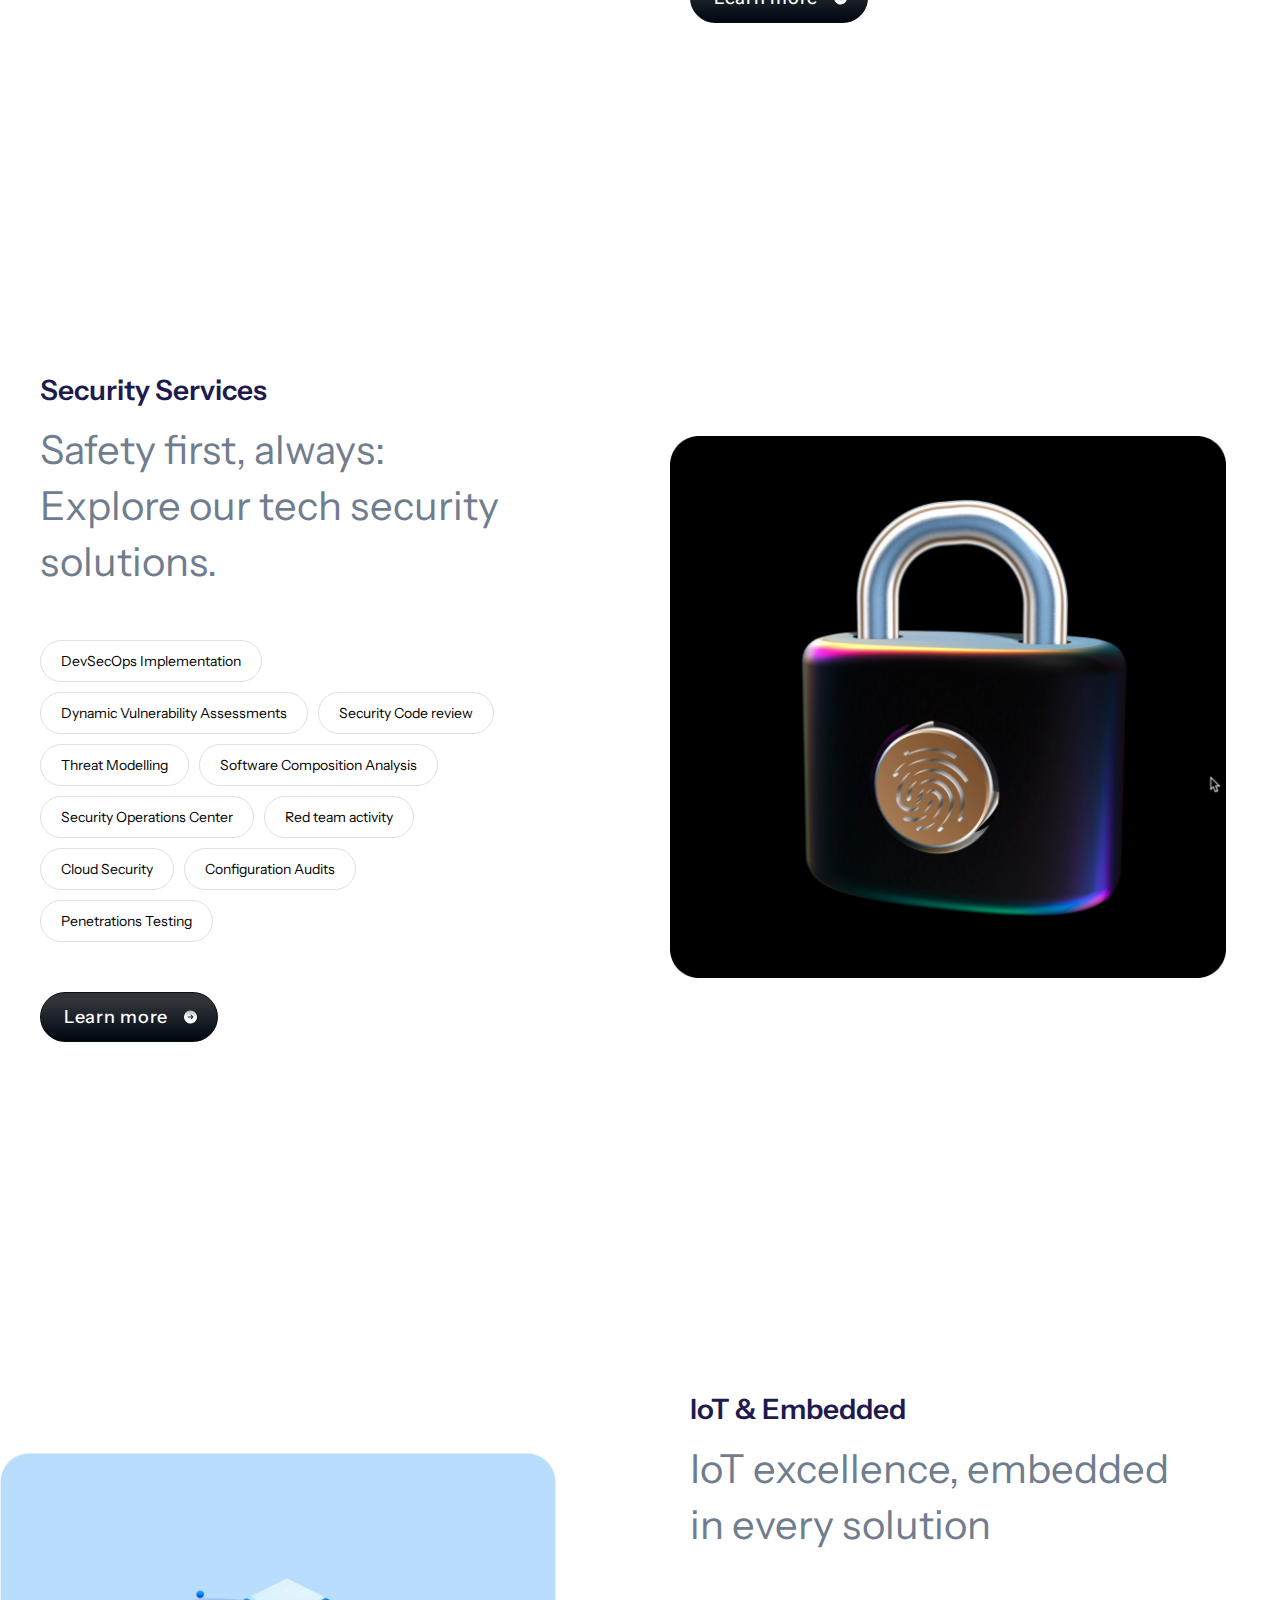
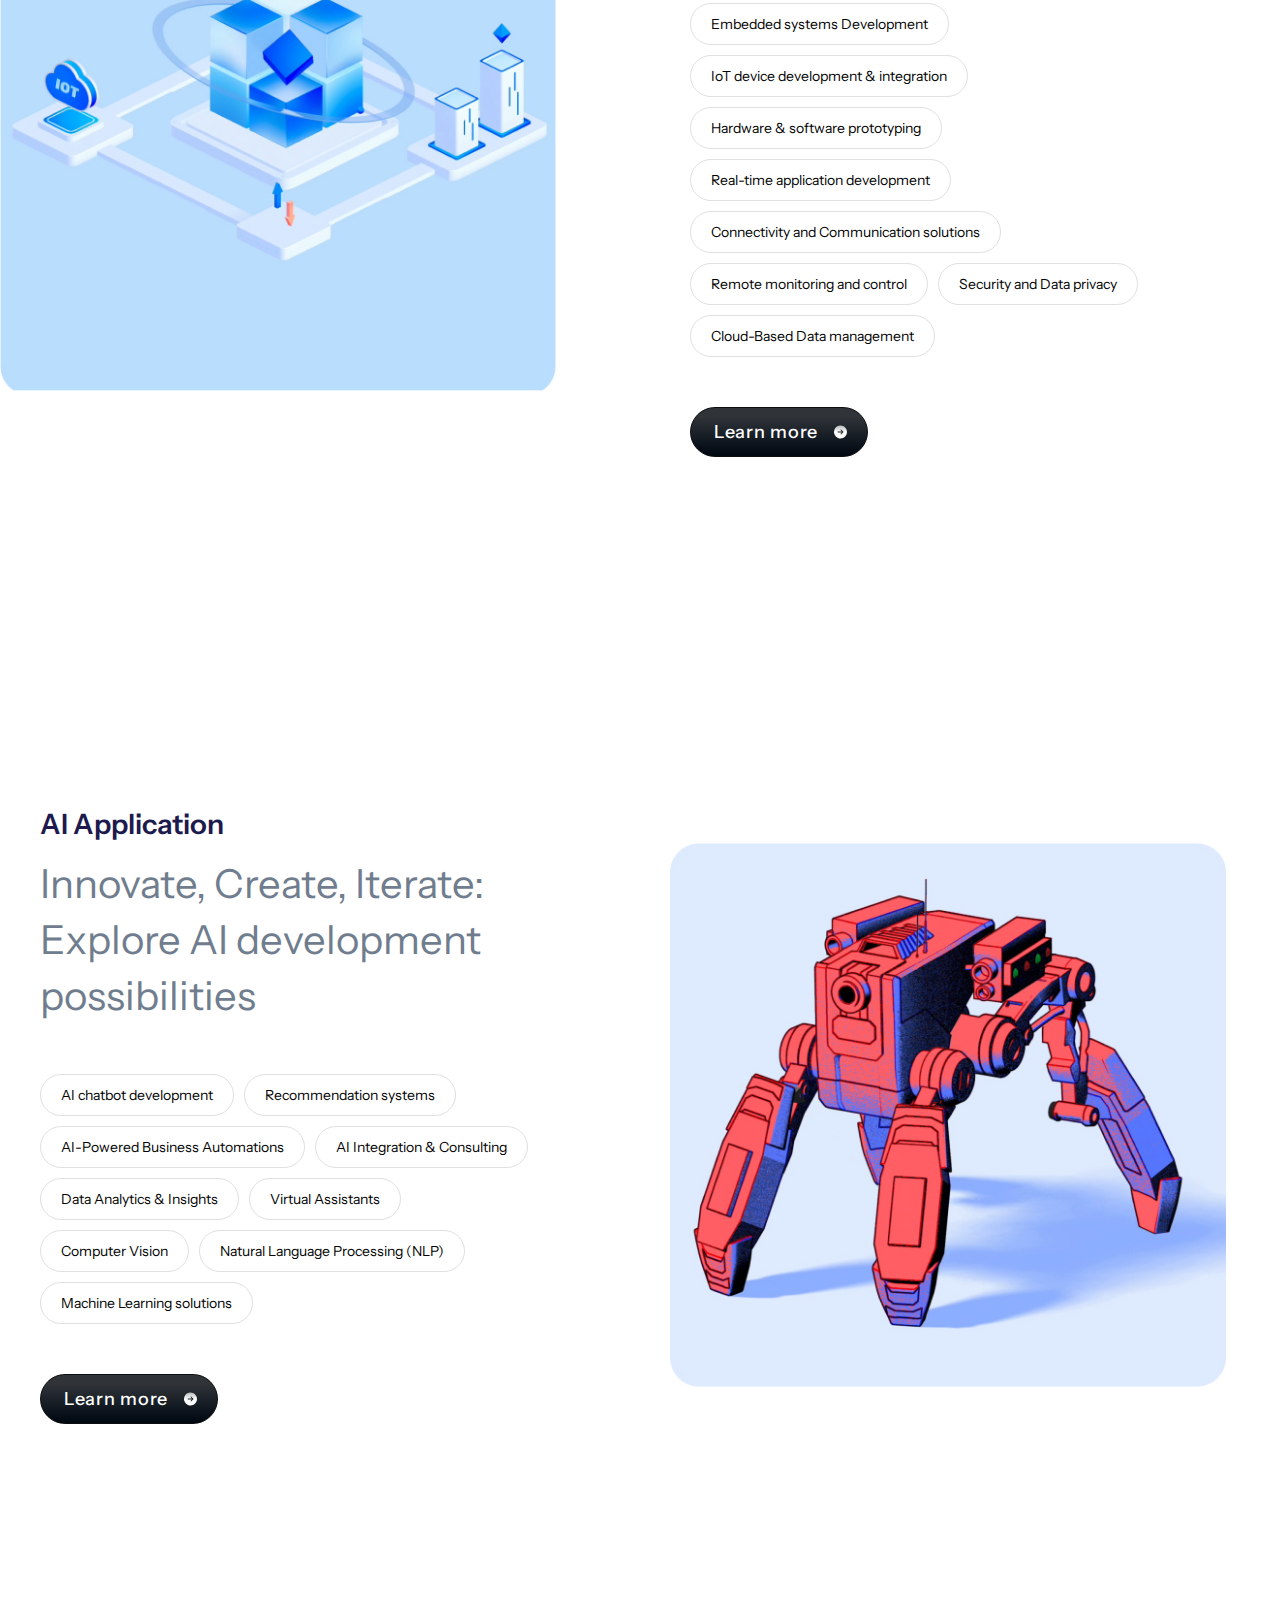
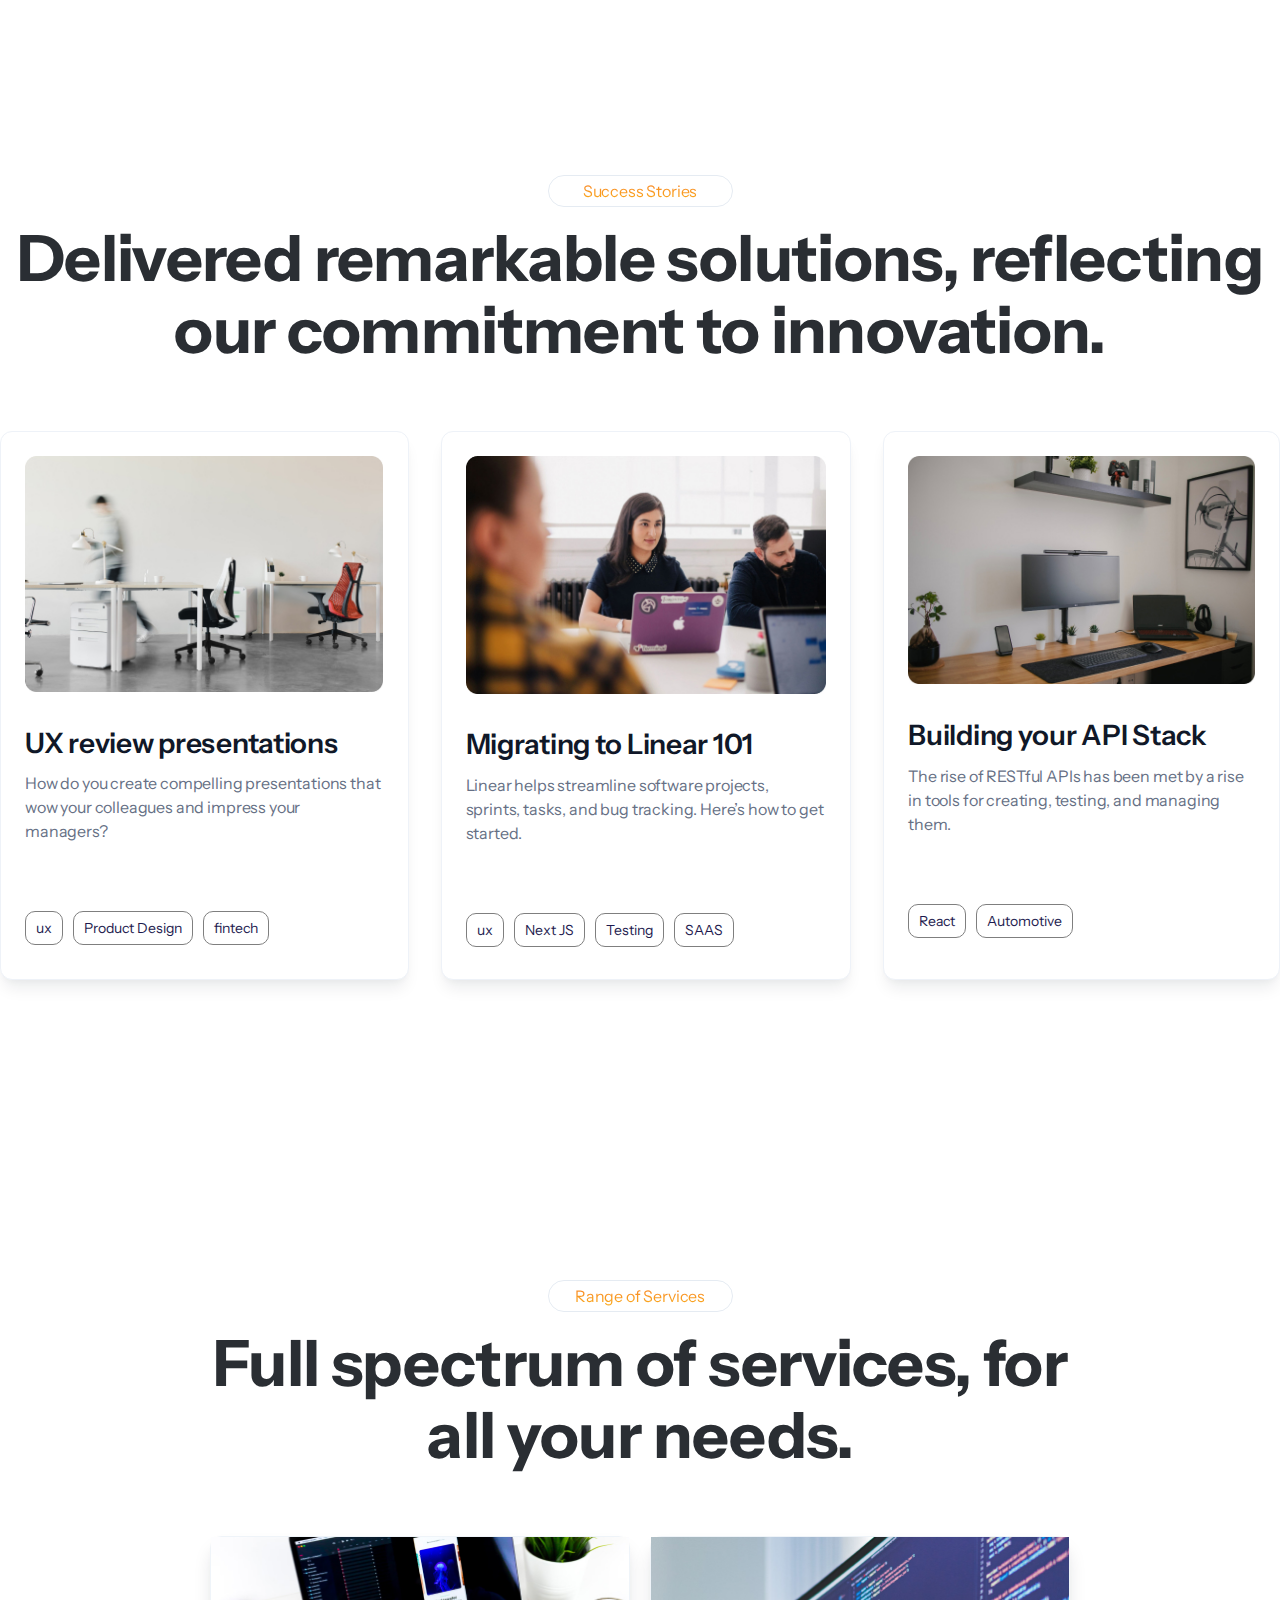
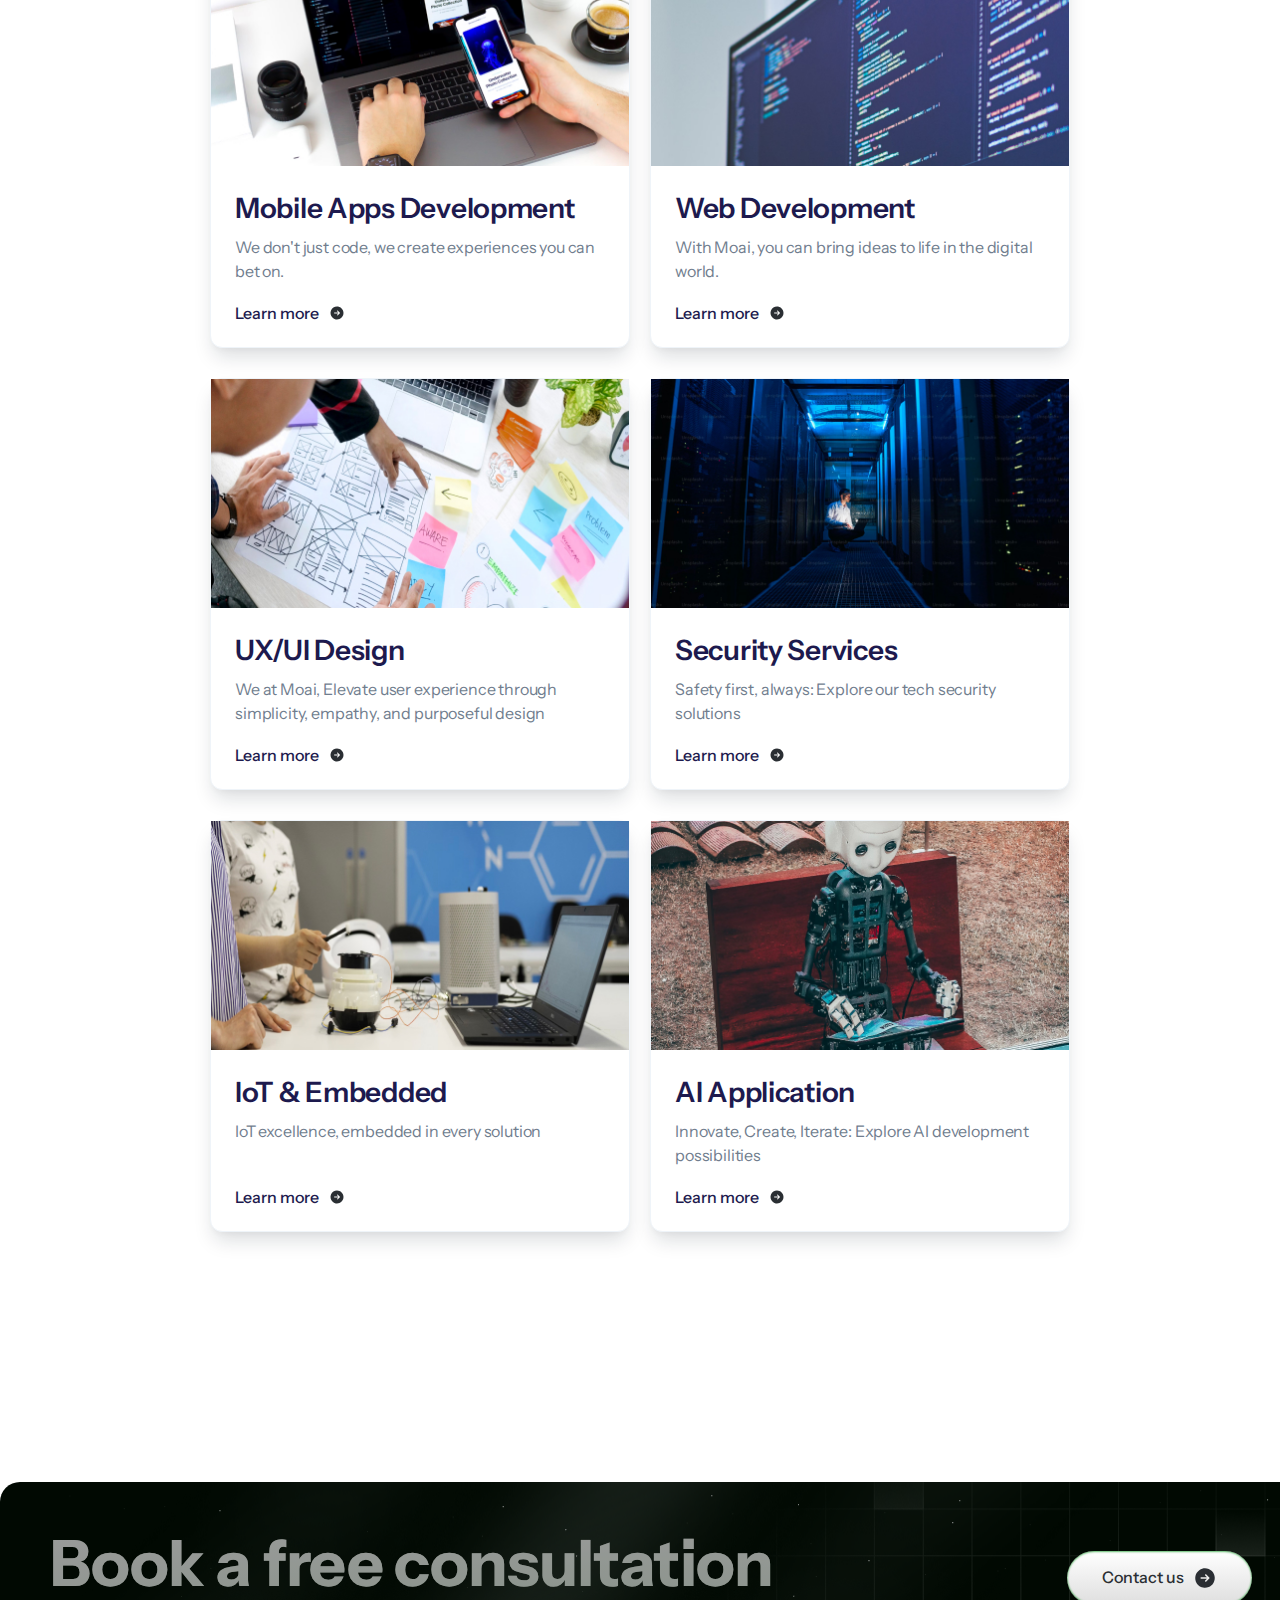
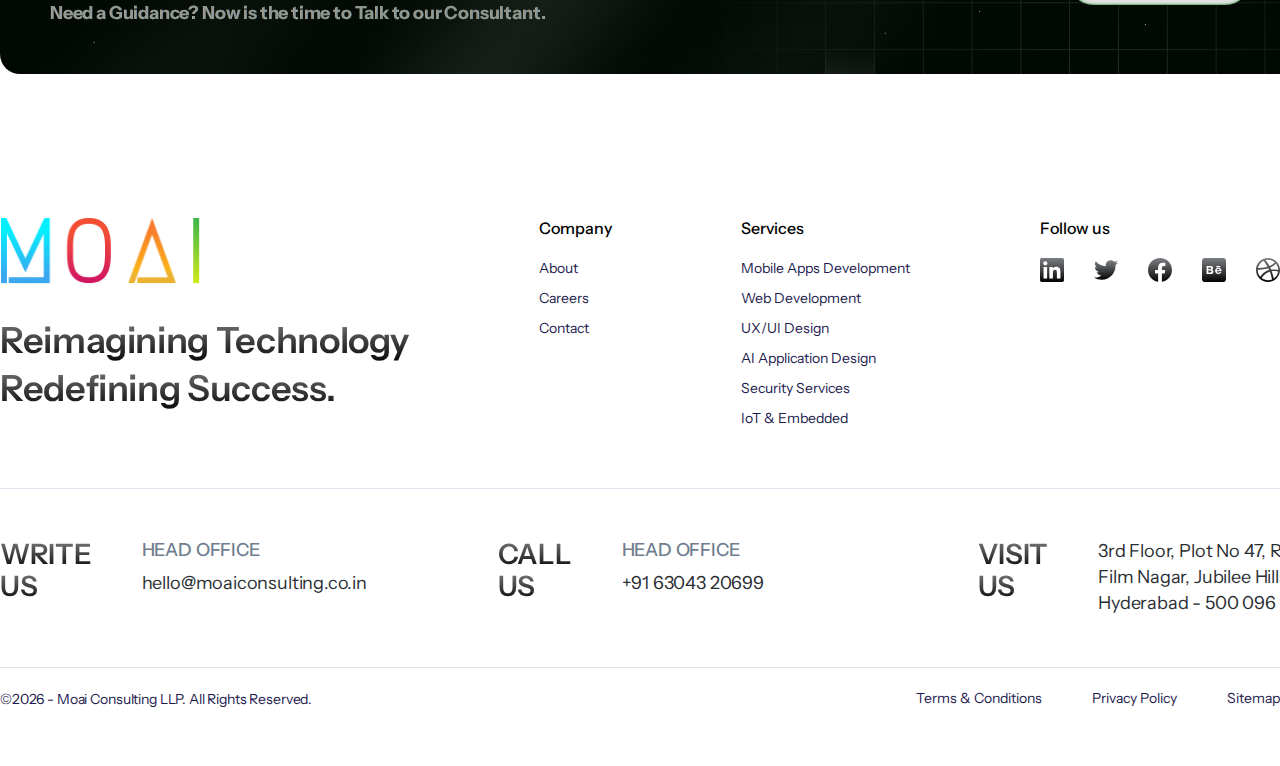
<file: all-services.html>
<!DOCTYPE html>
<html lang="en">

<head>
    <meta charset="UTF-8">
    <meta name="viewport" content="width=device-width, initial-scale=1.0">
    <link rel="stylesheet" href="css/main.min.css">
    <title>all services</title>
</head>

<body>
    <header class="header">
        <div class="header-fixed">
            <div class="container header-wrapper">
                <a href="" class="header-logo"><img src="./img/logo.png" alt="logo"></a>
                <nav class="nav">
                    <ul class="menu">
                        <li class="menu-item">
                            <a href="./index.html" class="menu-link">Home</a>
                        </li>
                        <li class="menu-item">
                            <a class="menu-link active">Services</a>
                        </li>
                        <li class="menu-item">
                            <a href="./about.html" class="menu-link">About</a>
                        </li>
                        <li class="menu-item">
                            <a href="" class="menu-link">Career</a>
                        </li>
                        <li class="menu-item">
                            <a href="" class="menu-link">Contact Us</a>
                        </li>
                    </ul>
                    <a href="" class="header-link link--black">Get a Quote</a>
                </nav>
            </div>
            <div class="container">
                <div class="header-wrapper-bottom">
                    <div class="header-content">
                        <span class="header-subtitle">Moai Services</span>
                        <h1 class="header-title">We make it <span>Happen</span>
                        </h1>
                        <p class="header-text">Let your Digital journey be simplified and secured
                        </p>
                        <a href="" class="link--black">Get Started</a>
                    </div>
                    <figure class="header-img"><img src="./img/services-moai.jpg" alt="services-moai"></figure>
                </div>
            </div>
        </div>
        <a href="" class="link-scrolle">scroll for more</a>
    </header>
    <main>
        <section class="testimonials">
            <div class="container">
                <div class="inner-top">
                    <span class="subtitle">Client Testimonials</span>
                    <h2 class="title">Voices that prove our excellence</h2>
                </div>
                <div class="testimonials-slider">
                    <div class="slider-text">
                        <p>“ Highly recommended! The content suggestions provided are spot-on and improved our social
                            media engagement.</p>
                    </div>
                    <div class="slider-text">
                        <p>“ Highly recommended! The content suggestions provided are spot-on and improved our social
                            media engagement.</p>
                    </div>
                    <div class="slider-text">
                        <p>“ Highly recommended! The content suggestions provided are spot-on and improved our social
                            media engagement.</p>
                    </div>
                    <div class="slider-text">
                        <p>“ Highly recommended! The content suggestions provided are spot-on and improved our social
                            media engagement.</p>
                    </div>
                    <div class="slider-text">
                        <p>“ Highly recommended! The content suggestions provided are spot-on and improved our social
                            media engagement.</p>
                    </div>
                    <div class="slider-text">
                        <p>“ Highly recommended! The content suggestions provided are spot-on and improved our social
                            media engagement.</p>
                    </div>
                </div>
                <div class="slider-avatars">
                    <div class="avatar">
                        <img src="./img/Avatar.png" alt="avatar">
                        <span class="avatar-title">Sarah Johnson</span>
                        <span class="avatar-job">Marketing Manager, Zoho</span>
                    </div>
                    <div class="avatar">
                        <img src="./img/Avatar-1.png" alt="Avatar-1">
                        <span class="avatar-title">Sarah Johnson</span>
                        <span class="avatar-job">Marketing Manager, Zoho</span>
                    </div>
                    <div class="avatar">
                        <img src="./img/Avatar-2.png" alt="Avatar-2">
                        <span class="avatar-title">Sarah Johnson</span>
                        <span class="avatar-job">Marketing Manager, Zoho</span>
                    </div>
                    <div class="avatar">
                        <img src="./img/Avatar-3.png" alt="Avatar-3">
                        <span class="avatar-title">Sarah Johnson</span>
                        <span class="avatar-job">Marketing Manager, Zoho</span>
                    </div>
                    <div class="avatar">
                        <img src="./img/Avatar-4.png" alt="Avatar-4">
                        <span class="avatar-title">Sarah Johnson</span>
                        <span class="avatar-job">Marketing Manager, Zoho</span>
                    </div>
                    <div class="avatar">
                        <img src="./img/Avatar-5.png" alt="Avatar-5">
                        <span class="avatar-title">Sarah Johnson</span>
                        <span class="avatar-job">Marketing Manager, Zoho</span>
                    </div>
                    <div class="avatar">
                        <img src="./img/Avatar-6.png" alt="Avatar-6">
                        <span class="avatar-title">Sarah Johnson</span>
                        <span class="avatar-job">Marketing Manager, Zoho</span>
                    </div>
                </div>
            </div>
        </section>
        <!-- end testimonials -->


        <section class="service p-150">
            <div class="container">
                <div class="inner-top">
                    <span class="subtitle service-subtitle">Experience the difference</span>
                    <h2 class="title service-title">Your IT journey, powered by our services is destined for success and
                        sustainability</h2>
                </div>

                <div class="service-content">
                    <div class="content">
                        <h3>Mobile Apps Development</h3>
                        <p>We don’t just code, we create experiences you can bet on</p>
                        <ul class="tab-pils">
                            <li>Application strategy and planning</li>
                            <li>UI-UX Design</li>
                            <li>Native App Development</li>
                            <li>Cross-Platform App Development</li>
                            <li>Maintenance & Support</li>
                            <li>Security & Compliance</li>
                        </ul>
                        <button class="btn-serice link--black">Learn more</button>
                    </div>
                    <figure><img src="./img/ifone.jpg" alt="boll"></figure>
                </div>
                <div class="service-content">
                    <div class="content">
                        <h3>Web App Development</h3>
                        <p>With Moai, you can bring ideas to life in the digital world</p>
                        <ul class="tab-pils">
                            <li>Front-End Development</li>
                            <li>Back-End Development</li>
                            <li>Full-Stack Development</li>
                            <li>UI-UX Design</li>
                            <li>Custom Web Application Development</li>
                            <li>E-Commerce Development</li>
                            <li>CMS Development</li>
                            <li>Enterprise Application Development</li>
                        </ul>
                        <button class="btn-serice link--black">Learn more</button>
                    </div>
                    <figure><img src="./img/site.jpg" alt="boll"></figure>
                </div>
                <div class="service-content">
                    <div class="content">
                        <h3>UX/UI Design</h3>
                        <p>With Moai, design experiences that inspire trust.</p>
                        <ul class="tab-pils">
                            <li>User Research</li>
                            <li>User Personals</li>
                            <li>Information Architecture</li>
                            <li>Wireframing</li>
                            <li>Prototyping</li>
                            <li>Visual Design</li>
                            <li>Usability testing</li>
                            <li>Responsive Design</li>
                            <li>Accessibility Design</li>
                            <li>Interaction Design</li>
                            <li>Collaboration and development</li>
                            <li>Post launch Analysis</li>
                        </ul>
                        <button class="btn-serice link--black">Learn more</button>
                    </div>
                    <figure><img src="./img/game.jpg" alt="boll"></figure>
                </div>
                <div class="service-content">
                    <div class="content">
                        <h3>Security Services</h3>
                        <p>Safety first, always: Explore our tech security solutions.</p>
                        <ul class="tab-pils">
                            <li>DevSecOps Implementation</li>
                            <li>Dynamic Vulnerability Assessments</li>
                            <li>Security Code review</li>
                            <li>Threat Modelling</li>
                            <li>Software Composition Analysis</li>
                            <li>Security Operations Center</li>
                            <li>Red team activity</li>
                            <li>Cloud Security</li>
                            <li>Configuration Audits</li>
                            <li>Penetrations Testing</li>
                        </ul>
                        <button class="btn-serice link--black">Learn more</button>
                    </div>
                    <figure><img src="./img/locked.jpg" alt="boll"></figure>
                </div>
                <div class="service-content">
                    <div class="content">
                        <h3>IoT & Embedded</h3>
                        <p>IoT excellence, embedded in every solution</p>
                        <ul class="tab-pils">
                            <li>Embedded systems Development</li>
                            <li>IoT device development & integration</li>
                            <li>Hardware & software prototyping</li>
                            <li>Real-time application development</li>
                            <li>Connectivity and Communication solutions</li>
                            <li>Remote monitoring and control</li>
                            <li>Security and Data privacy</li>
                            <li>Cloud-Based Data management</li>
                        </ul>
                        <button class="btn-serice link--black">Learn more</button>
                    </div>
                    <figure><img src="./img/project.jpg" alt="boll"></figure>
                </div>
                <div class="service-content">
                    <div class="content">
                        <h3>AI Application</h3>
                        <p>Innovate, Create, Iterate: Explore AI development possibilities</p>
                        <ul class="tab-pils">
                            <li>AI chatbot development</li>
                            <li>Recommendation systems</li>
                            <li>AI-Powered Business Automations</li>
                            <li>AI Integration & Consulting</li>
                            <li>Data Analytics & Insights</li>
                            <li>Virtual Assistants</li>
                            <li>Computer Vision</li>
                            <li>Natural Language Processing (NLP)</li>
                            <li>Machine Learning solutions</li>
                        </ul>
                        <button class="btn-serice link--black">Learn more</button>
                    </div>
                    <figure><img src="./img/robot.jpg" alt="boll"></figure>
                </div>

            </div>
        </section>

        <!-- end service -->

        
        <section class="delivered padding-large">
            <div class="container">
                <div class="inner-top">
                    <span class="subtitle delivered-subtitle">Success Stories</span>
                    <h2 class="title delivered-title">Delivered remarkable solutions, reflecting our commitment to
                        innovation.</h2>
                </div>
                <div class="delivered-wrapper">
                    <div class="delivered-idea">
                        <div class="delivered-content">
                            <figure class="img"><img src="./img/office.jpg" alt="office"></figure>
                            <span class="title">UX review presentations</span>
                            <p class="text">How do you create compelling presentations that wow your colleagues and
                                impress your managers?</p>
                            <ul class="tabs">
                                <li>ux</li>
                                <li>Product Design</li>
                                <li>fintech</li>
                            </ul>
                        </div>
                    </div>
                    <div class="delivered-idea">
                        <div class="delivered-content">
                            <figure class="img"><img src="./img/conference.jpg" alt="conference"></figure>
                            <span class="title">Migrating to Linear 101</span>
                            <p class="text">Linear helps streamline software projects, sprints, tasks, and bug tracking.
                                Here’s how to get started.</p>
                            <ul class="tabs">
                                <li>ux</li>
                                <li>Next JS</li>
                                <li>Testing</li>
                                <li>SAAS</li>
                            </ul>
                        </div>
                    </div>
                    <div class="delivered-idea">
                        <div class="delivered-content">
                            <figure class="img"><img src="./img/desktop.jpg" alt="desktop"></figure>
                            <span class="title">Building your API Stack</span>
                            <p class="text">The rise of RESTful APIs has been met by a rise in tools for creating,
                                testing, and managing them.</p>
                            <ul class="tabs">
                                <li>React</li>
                                <li>Automotive</li>
                            </ul>
                        </div>
                    </div>
                </div>
            </div>
        </section>

        <!-- end delivered -->

        <section class="services">
            <div class="container">
                <div class="inner-top">
                    <span class="subtitle services-subtitle">Range of Services</span>
                    <h2 class="title services-title">Full spectrum of services, for all your needs.</h2>
                </div>
                <ul class="services-projects">
                    <li class="project">
                        <img src="./img/services-1.jpg" alt="services-1">
                        <div class="">
                            <h3>Mobile Apps Development</h3>
                            <p>We don't just code, we create experiences you can bet on.</p>
                            <a href="">Learn more</a>
                        </div>
                    </li>
                    <li class="project">
                        <img src="./img/services-2.jpg" alt="services-2">
                        <div class="">
                            <h3>Web Development</h3>
                            <p>With Moai, you can bring ideas to life in the digital world.</p>
                            <a href="">Learn more</a>
                        </div>
                    </li>
                    <li class="project">
                        <img src="./img/services-3.jpg" alt="services-3">
                        <div class="">
                            <h3>UX/UI Design</h3>
                            <p>We at Moai, Elevate user experience through simplicity, empathy, and purposeful design
                            </p>
                            <a href="">Learn more</a>
                        </div>
                    </li>
                    <li class="project">
                        <img src="./img/services-4.jpg" alt="services-4">
                        <div class="">
                            <h3>Security Services</h3>
                            <p>Safety first, always: Explore our tech security solutions</p>
                            <a href="">Learn more</a>
                        </div>
                    </li>
                    <li class="project">
                        <img src="./img/services-5.jpg" alt="services-5">
                        <div class="">
                            <h3>IoT & Embedded</h3>
                            <p>IoT excellence, embedded in every solution</p>
                            <a href="">Learn more</a>
                        </div>
                    </li>
                    <li class="project">
                        <img src="./img/services-6.jpg" alt="services-6">
                        <div class="">
                            <h3>AI Application</h3>
                            <p>Innovate, Create, Iterate: Explore AI development possibilities</p>
                            <a href="">Learn more</a>
                        </div>
                    </li>
                </ul>
            </div>
        </section>

        <!-- end services -->

        
        <div class="not-sure p-50">
            <div class="container">
                <div class="not-sure__wrapper">
                    <h2>Book a free consultation
                        <span class="text">Need a Guidance? Now is the time to Talk to our Consultant.</span>
                    </h2>
                    <a href="" class="not-sure__link inner-link">Contact us</a>
                </div>
            </div>
        </div>


    </main>



    <footer class="footer">
        <div class="container">
            <div class="footer-top">
                <div class="logo">
                    <figure>
                        <img src="./img/logo-footer.png" alt="logo-footer">
                    </figure>
                    <span>Reimagining Technology</span>
                    <span>Redefining Success.</span>
                </div>
                <div class="footer-block">
                    <span class="footer-title">Company</span>
                    <ul class="footer-menu">
                        <li><a href="">About</a></li>
                        <li><a href="">Careers</a></li>
                        <li><a href="">Contact </a></li>
                    </ul>
                </div>
                <div class="footer-block">
                    <span class="footer-title">Services</span>
                    <ul class="footer-menu">
                        <li><a href="">Mobile Apps Development</a></li>
                        <li><a href="">Web Development</a></li>
                        <li><a href="">UX/UI Design</a></li>
                        <li><a href="">AI Application Design</a></li>
                        <li><a href="">Security Services</a></li>
                        <li><a href="">IoT & Embedded</a></li>
                    </ul>
                </div>
                <div class="footer-block">
                    <span class="footer-title">Follow us</span>
                    <div class="footer-social">
                        <a href="">
                            <img src="./img/linkendin.svg" alt="linkendin">
                        </a>
                        <a href="">
                            <img src="./img/twitter.svg" alt="twitter">
                        </a>
                        <a href="">
                            <img src="./img/facebook.svg" alt="facebook">
                        </a>
                        <a href="">
                            <img src="./img/be.svg" alt="be">
                        </a>
                        <a href="">
                            <img src="./img/site.svg" alt="site">
                        </a>
                    </div>
                </div>


            </div>
            <div class="footer-middle">
                <div class="block">
                    <div class="footer-info">
                        <span class="footer-title">WRITE</span>
                        <span class="footer-title--black">US</span>
                    </div>
                    <ul class="footer-head">
                        <li class="footer-subtitle">HEAD OFFICE</li>
                        <li><a href="mailto:hello@moaiconsulting.co.in">hello@moaiconsulting.co.in</a></li>
                    </ul>
                </div>
                <div class="block">
                    <div class="footer-info">
                        <span class="footer-title">CALL</span>
                        <span class="footer-title--black">US</span>
                    </div>
                    <ul class="footer-head">
                        <li class="footer-subtitle">HEAD OFFICE</li>
                        <li><a href="tel:+916304320699">+91 63043 20699</a></li>
                    </ul>
                </div>
                <div class="block">
                    <div class="footer-info">
                        <span class="footer-title">VISIT</span>
                        <span class="footer-title--black">US</span>
                    </div>
                    <address class="footer-head">
                        <span class="footer-address">3rd Floor, Plot No 47, Road No 76, </span>
                        <span>Film Nagar, Jubilee Hills</span>
                        <span> Hyderabad - 500 096</span>
                    </address>
                </div>



            </div>
            <div class="footer-bottom">
                <p class="copyright">©<span class="year"></span> - Moai Consulting LLP. All Rights Reserved.</p>
                <ul class="footer-menu">
                    <li><a href="">Terms & Conditions</a></li>
                    <li><a href="">Privacy Policy</a></li>
                    <li><a href="">Sitemap </a></li>
                </ul>
            </div>
        </div>
    </footer>

    <button class="arrow-up"></button>



    <script src="js/jquery-3.7.1.min.js"></script>
    <script src="js/slick.min.js"></script>
    <script src="js/main.js"></script>
</body>

</html>
</file>
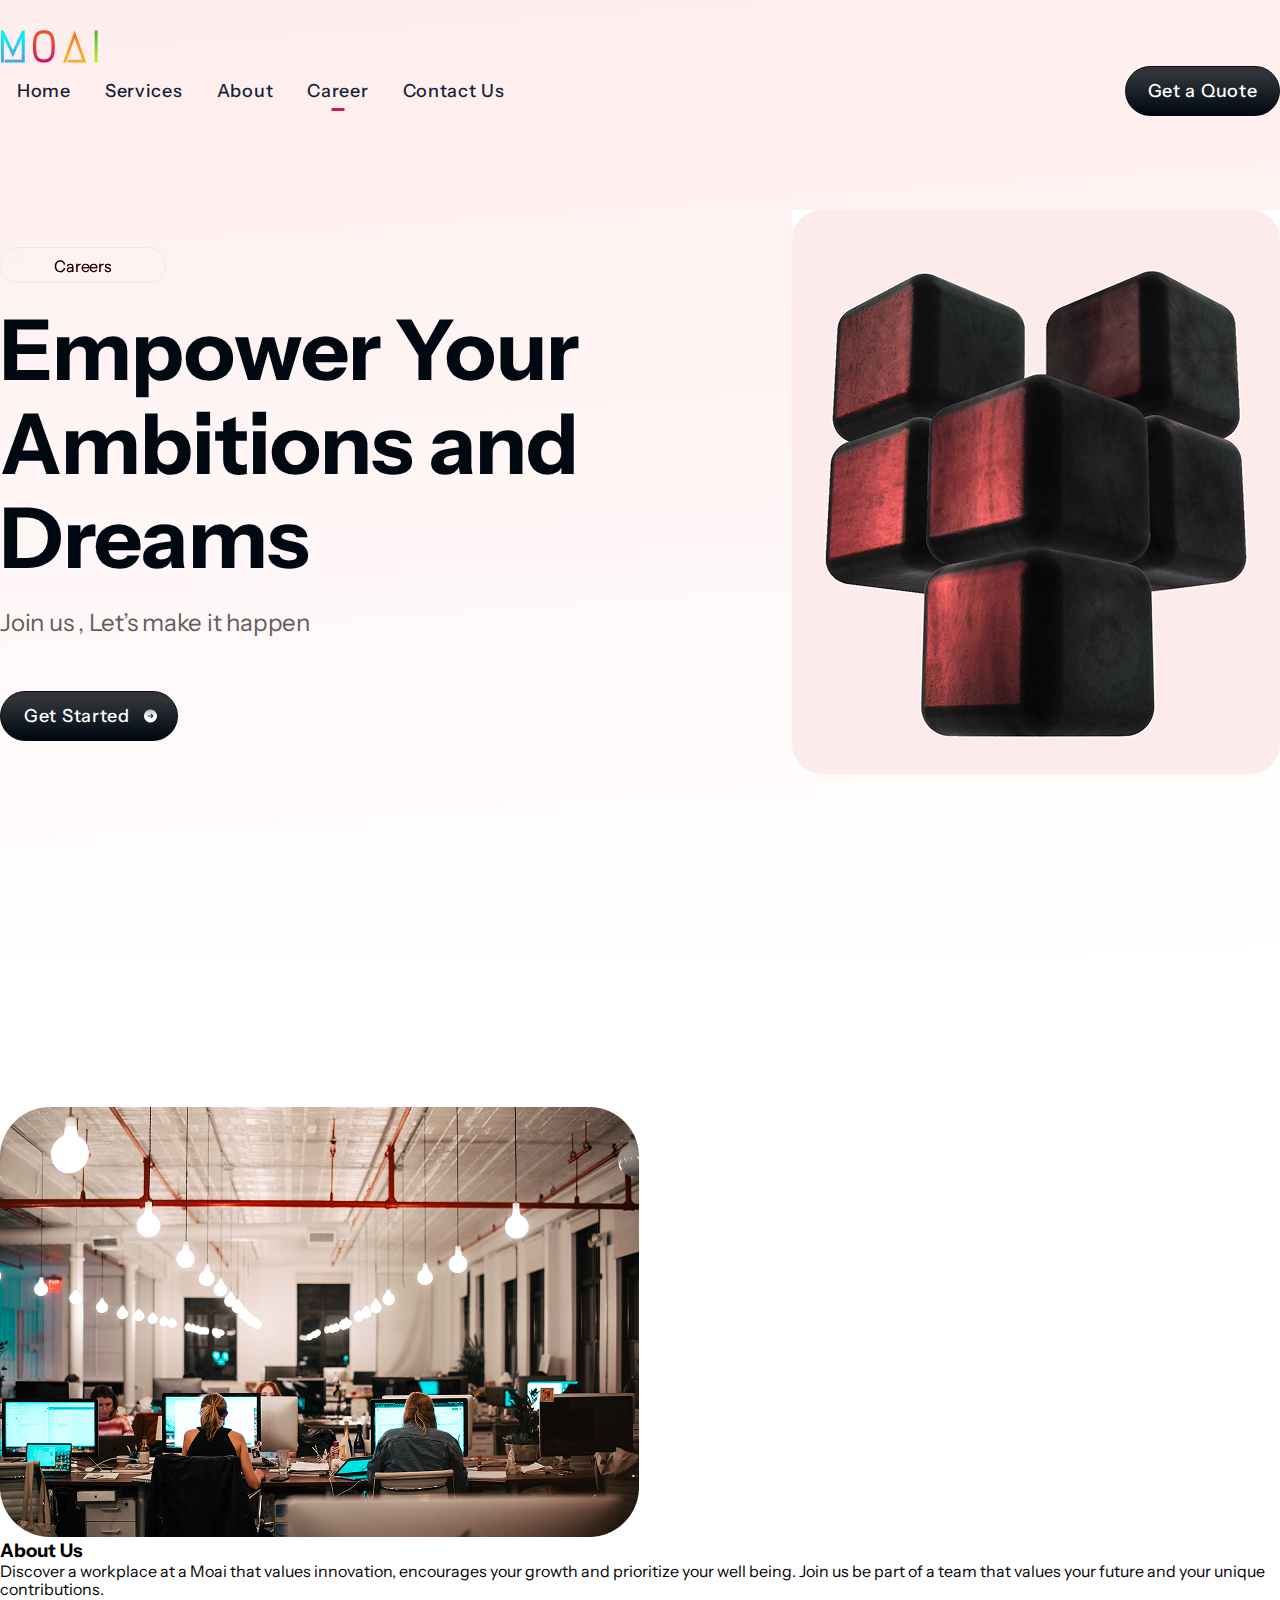
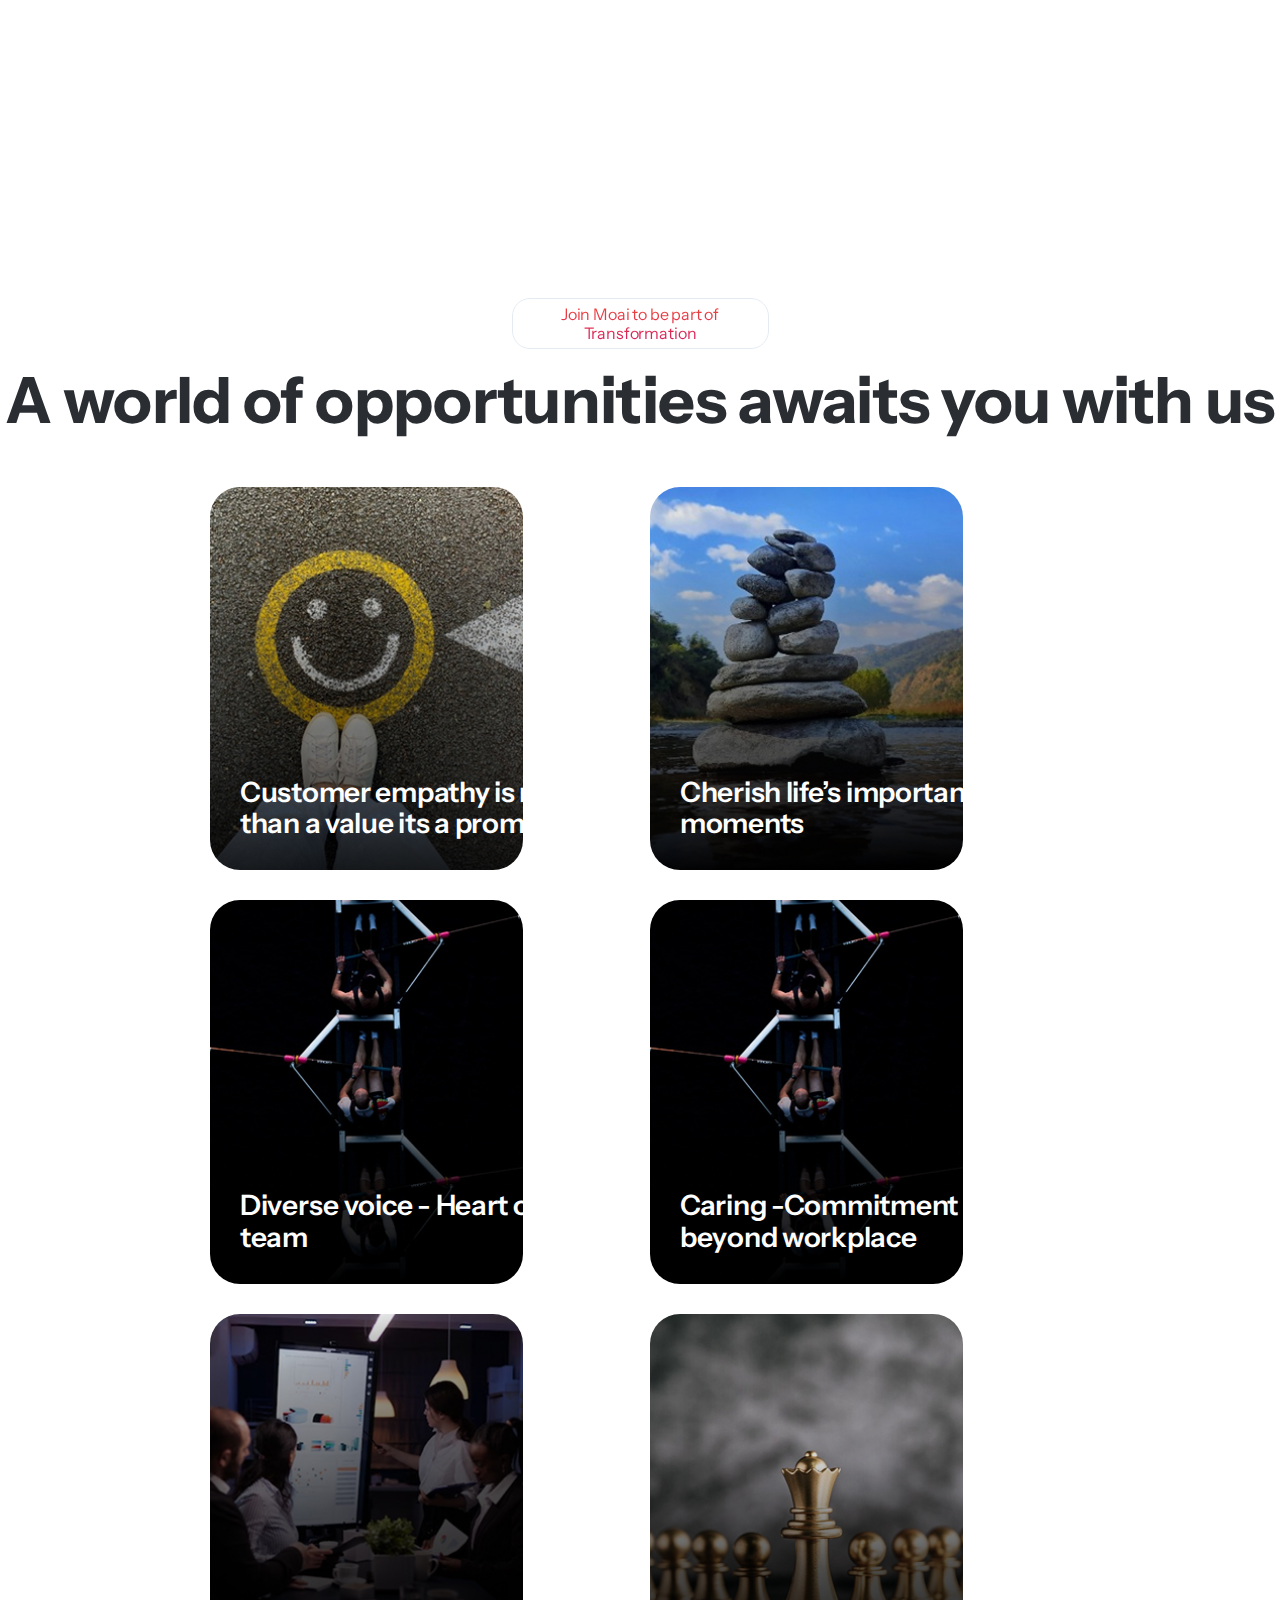
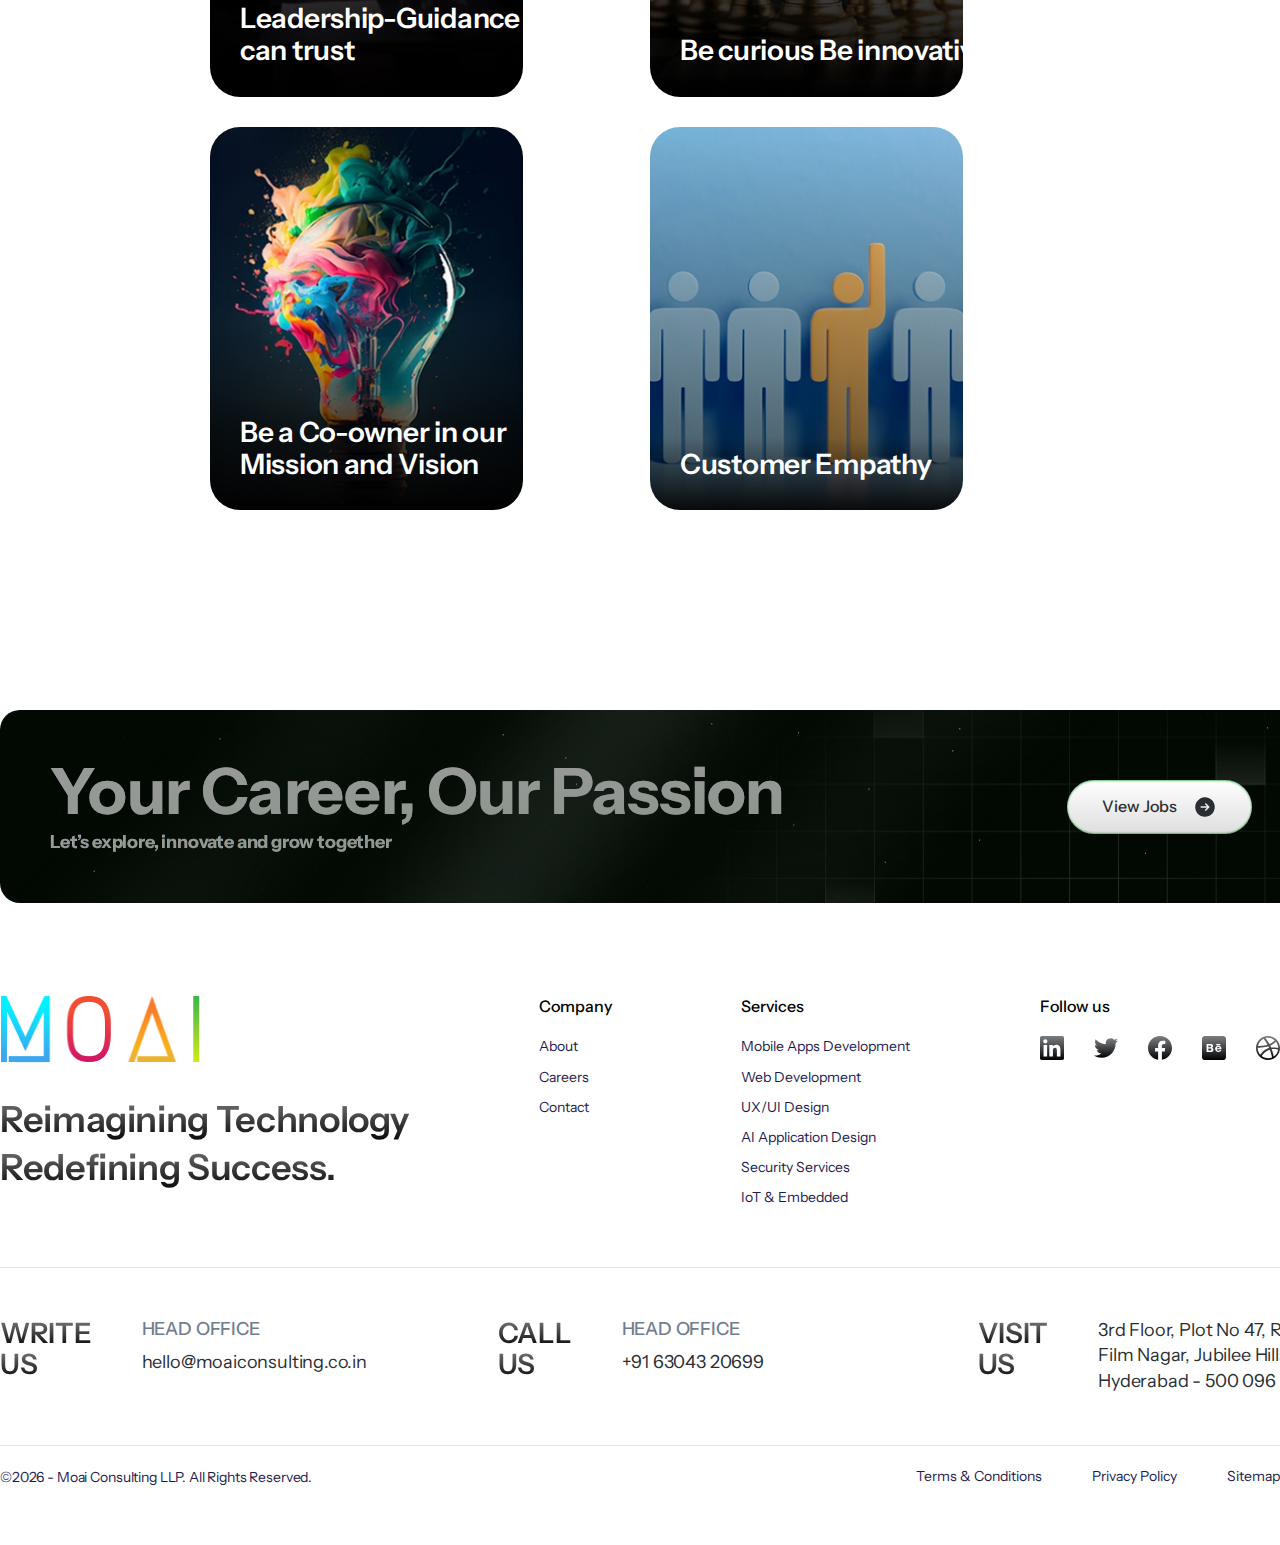
<file: career.html>
<!DOCTYPE html>
<html lang="en">

<head>
    <meta charset="UTF-8">
    <meta name="viewport" content="width=device-width, initial-scale=1.0">
    <link rel="stylesheet" href="css/main.min.css">
    <title>moai</title>
</head>

<body>
    <header class="header header-gradient ">
        <div class="header-wrapper">
            <div class="container">
                <div class="header-fixed">
                    <a href="" class="header-logo"><img src="./img/logo.png" alt="logo"></a>
                    <nav class="nav">
                        <ul class="menu">
                            <li class="menu-item">
                                <a href="./index.html" class="menu-link">Home</a>
                            </li>
                            <li class="menu-item">
                                <a href="./all-services.html" class="menu-link">Services</a>
                            </li>
                            <li class="menu-item">
                                <a href="./about.html" class="menu-link">About</a>
                            </li>
                            <li class="menu-item">
                                <a class="menu-link active">Career</a>
                            </li>
                            <li class="menu-item">
                                <a href="" class="menu-link">Contact Us</a>
                            </li>
                        </ul>
                        <a href="" class="header-link link--black">Get a Quote</a>
                    </nav>
                </div>
            </div>

        </div>
        <div class="container">
            <div class="header-wrapper-bottom about ">
                <div class="header-content">
                    <span class="header-subtitle">Careers</span>
                    <h1 class="header-title">Empower Your <span class="text-background">Ambitions </span>and
                        <span class="text-background">Dreams</span>
                    </h1>
                    <p class="header-text">Join us , Let’s make it happen
                    </p>
                    <a href="" class="link--black">Get Started</a>
                </div>
                <figure class="header-img header-img__radius"><img src="./img/squares.jpg" alt="header-about">
                </figure>
            </div>
        </div>
    </header>

    <main>

        <section class="about-us padding-large">
            <div class="container">
                <div class="about-us_content">
                    <div class="about-us_img">
                        <img src="./img/about-office.jpg" alt="about-office">
                    </div>
                    <div class="about-us_text">
                        <h3>About Us</h3>
                        <p>Discover a workplace at a Moai that values innovation, encourages your growth and prioritize
                            your well being. Join us be part of a team that values your future and your unique
                            contributions. </p>
                    </div>
                </div>
            </div>
        </section>

        <!-- end experience -->

        <section class="offer padding-large">
            <div class="container">
                <div class="inner-top">
                    <span class="subtitle offer-subtitle">Join Moai to be part of Transformation </span>
                    <h2 class="title offer-title">A world of opportunities awaits you with us</h2>
                </div>
                <div class="cards">
                    <figure class="card-img">
                        <img src="./img/smile.jpg" alt="smile">
                        <figcaption>
                            <h4 class="card-title">Customer empathy is more than a value its a promise</h4>
                            <p class="card-text">Career growth matters but, so does your personal life- we’re dedicated
                                to both.</p>
                        </figcaption>
                    </figure>
                    <figure class="card-img">
                        <img src="./img/stone.jpg" alt="stone">
                        <figcaption>
                            <h4 class="card-title">Cherish life’s important moments</h4>
                            <p class="card-text">Career growth matters but, so does your personal life- we’re dedicated
                                to both.</p>
                        </figcaption>
                    </figure>
                    <figure class="card-img">
                        <img src="./img/swim.jpg" alt="swim">
                        <figcaption>
                            <h4 class="card-title">Diverse voice - Heart of our team</h4>
                            <p class="card-text">Career growth matters but, so does your personal life- we’re dedicated
                                to both.</p>
                        </figcaption>
                    </figure>
                    <figure class="card-img">
                        <img src="./img/swim.jpg" alt="swim">
                        <figcaption>
                            <h4 class="card-title">Caring -Commitment beyond workplace</h4>
                            <p class="card-text">Career growth matters but, so does your personal life- we’re dedicated
                                to both.</p>
                        </figcaption>
                    </figure>
                    <figure class="card-img">
                        <img src="./img/presentation.jpg" alt="presentation">
                        <figcaption>
                            <h4 class="card-title">Leadership-Guidance you can trust</h4>
                            <p class="card-text">Career growth matters but, so does your personal life- we’re dedicated
                                to both.</p>
                        </figcaption>
                    </figure>
                    <figure class="card-img">
                        <img src="./img/chess.jpg" alt="chess">
                        <figcaption>
                            <h4 class="card-title">Be curious Be innovative</h4>
                            <p class="card-text">Career growth matters but, so does your personal life- we’re dedicated
                                to both.</p>
                        </figcaption>
                    </figure>
                    <figure class="card-img">
                        <img src="./img/creative.jpg" alt="creative">
                        <figcaption>
                            <h4 class="card-title">Be a Co-owner in our Mission and Vision</h4>
                            <p class="card-text">Career growth matters but, so does your personal life- we’re dedicated
                                to both.</p>
                        </figcaption>
                    </figure>
                    <figure class="card-img">
                        <img src="./img/people.jpg" alt="people">
                        <figcaption>
                            <h4 class="card-title">Customer Empathy</h4>
                            <p class="card-text">Career growth matters but, so does your personal life- we’re dedicated
                                to both.</p>
                        </figcaption>
                    </figure>
                </div>
            </div>
        </section>

        <div class="not-sure">
            <div class="container">
                <div class="not-sure__wrapper">
                    <h2>Your Career, Our Passion
                        <span class="text">Let’s explore, innovate and grow together</span>
                    </h2>
                    <a href="" class="not-sure__link inner-link">View Jobs</a>
                </div>
            </div>
        </div>

    </main>

    <footer class="footer">
        <div class="container">
            <div class="footer-top">
                <div class="logo">
                    <figure>
                        <img src="./img/logo-footer.png" alt="logo-footer">
                    </figure>
                    <span>Reimagining Technology</span>
                    <span>Redefining Success.</span>
                </div>
                <div class="footer-block">
                    <span class="footer-title">Company</span>
                    <ul class="footer-menu">
                        <li><a href="">About</a></li>
                        <li><a href="">Careers</a></li>
                        <li><a href="">Contact </a></li>
                    </ul>
                </div>
                <div class="footer-block">
                    <span class="footer-title">Services</span>
                    <ul class="footer-menu">
                        <li><a href="">Mobile Apps Development</a></li>
                        <li><a href="">Web Development</a></li>
                        <li><a href="">UX/UI Design</a></li>
                        <li><a href="">AI Application Design</a></li>
                        <li><a href="">Security Services</a></li>
                        <li><a href="">IoT & Embedded</a></li>
                    </ul>
                </div>
                <div class="footer-block">
                    <span class="footer-title">Follow us</span>
                    <div class="footer-social">
                        <a href="">
                            <img src="./img/linkendin.svg" alt="linkendin">
                        </a>
                        <a href="">
                            <img src="./img/twitter.svg" alt="twitter">
                        </a>
                        <a href="">
                            <img src="./img/facebook.svg" alt="facebook">
                        </a>
                        <a href="">
                            <img src="./img/be.svg" alt="be">
                        </a>
                        <a href="">
                            <img src="./img/site.svg" alt="site">
                        </a>
                    </div>
                </div>


            </div>
            <div class="footer-middle">
                <div class="block">
                    <div class="footer-info">
                        <span class="footer-title">WRITE</span>
                        <span class="footer-title--black">US</span>
                    </div>
                    <ul class="footer-head">
                        <li class="footer-subtitle">HEAD OFFICE</li>
                        <li><a href="mailto:hello@moaiconsulting.co.in">hello@moaiconsulting.co.in</a></li>
                    </ul>
                </div>
                <div class="block">
                    <div class="footer-info">
                        <span class="footer-title">CALL</span>
                        <span class="footer-title--black">US</span>
                    </div>
                    <ul class="footer-head">
                        <li class="footer-subtitle">HEAD OFFICE</li>
                        <li><a href="tel:+916304320699">+91 63043 20699</a></li>
                    </ul>
                </div>
                <div class="block">
                    <div class="footer-info">
                        <span class="footer-title">VISIT</span>
                        <span class="footer-title--black">US</span>
                    </div>
                    <address class="footer-head">
                        <span class="footer-address">3rd Floor, Plot No 47, Road No 76, </span>
                        <span>Film Nagar, Jubilee Hills</span>
                        <span> Hyderabad - 500 096</span>
                    </address>
                </div>



            </div>
            <div class="footer-bottom">
                <p class="copyright">©<span class="year"></span> - Moai Consulting LLP. All Rights Reserved.</p>
                <ul class="footer-menu">
                    <li><a href="">Terms & Conditions</a></li>
                    <li><a href="">Privacy Policy</a></li>
                    <li><a href="">Sitemap </a></li>
                </ul>
            </div>
        </div>
    </footer>

    <button class="arrow-up"></button>



    <script src="js/jquery-3.7.1.min.js"></script>
    <script src="js/slick.min.js"></script>
    <script src="js/main.js"></script>
</body>

</html>
</file>
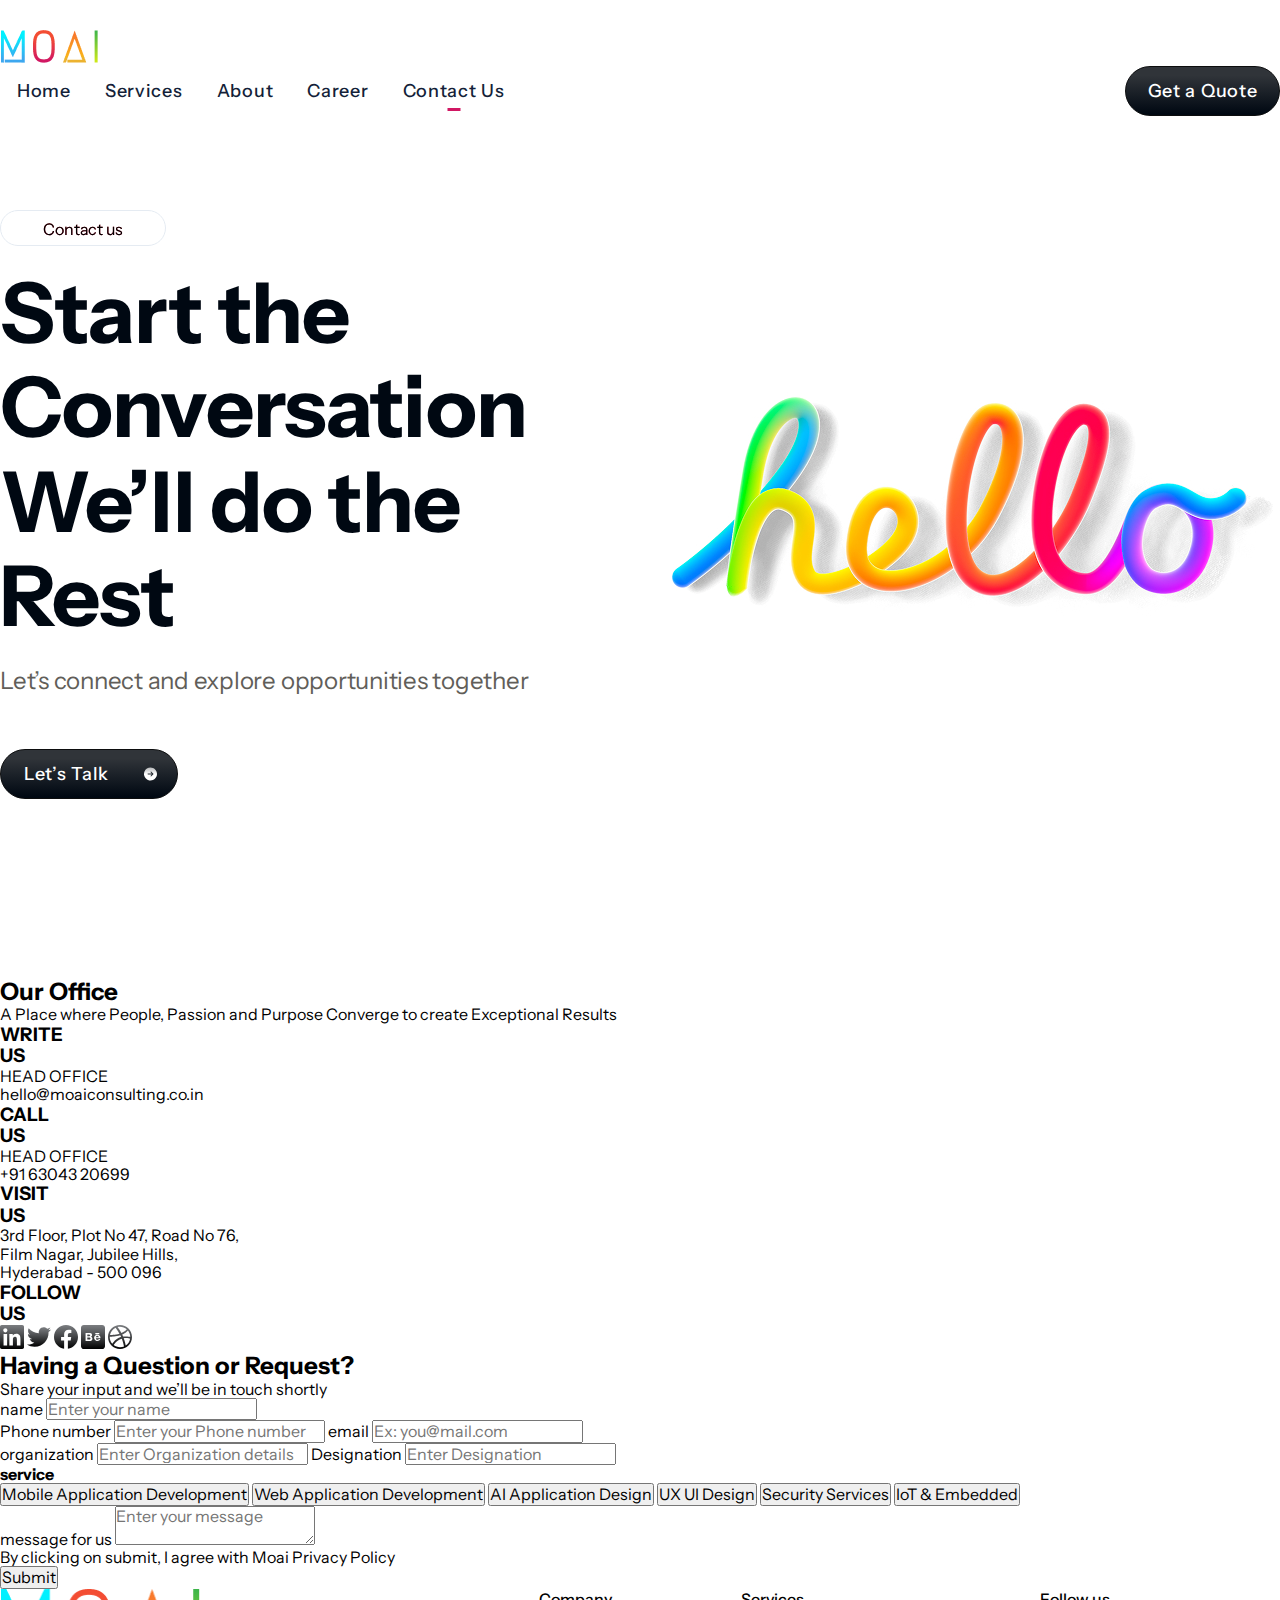
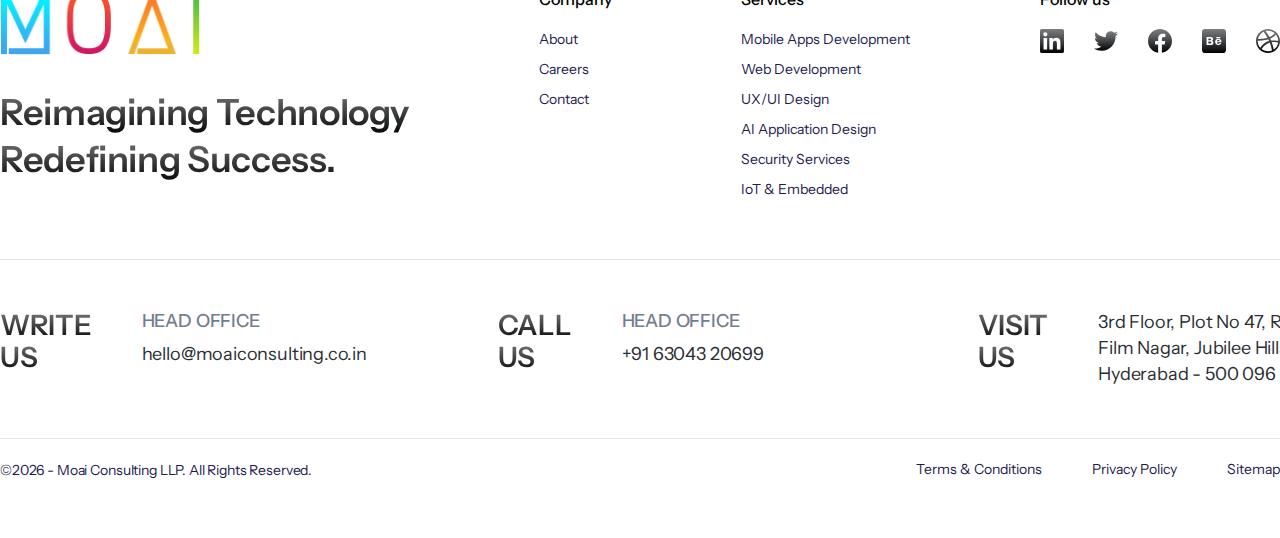
<file: contact-us.html>
<!DOCTYPE html>
<html lang="en">

<head>
    <meta charset="UTF-8">
    <meta name="viewport" content="width=device-width, initial-scale=1.0">
    <link rel="stylesheet" href="css/main.min.css">
    <title>moai</title>
</head>

<body>
    <header class="header header-gradient-contact ">
        <div class="header-wrapper">
            <div class="container">
                <div class="header-fixed">
                    <a href="" class="header-logo"><img src="./img/logo.png" alt="logo"></a>
                    <nav class="nav">
                        <ul class="menu">
                            <li class="menu-item">
                                <a href="./index.html" class="menu-link">Home</a>
                            </li>
                            <li class="menu-item">
                                <a href="./all-services.html" class="menu-link">Services</a>
                            </li>
                            <li class="menu-item">
                                <a href="./about.html" class="menu-link">About</a>
                            </li>
                            <li class="menu-item">
                                <a href="./career.html" class="menu-link ">Career</a>
                            </li>
                            <li class="menu-item">
                                <a class="menu-link active">Contact Us</a>
                            </li>
                        </ul>
                        <a href="" class="header-link link--black">Get a Quote</a>
                    </nav>

                    <div class="mobile"></div>

                </div>
            </div>

        </div>
        <div class="container">
            <div class="header-wrapper-bottom contact ">
                <div class="header-content">
                    <span class="header-subtitle">Contact us</span>
                    <h1 class="header-title">Start the <span class="text-background">Conversation </span>We’ll do the
                        Rest
                    </h1>
                    <p class="header-text">Let’s connect and explore opportunities together
                    </p>
                    <a href="" class="link--black">Let’s Talk</a>
                </div>
                <figure class="header-img header-img__radius"><img src="./img/hello.jpg" alt="header-about">
                </figure>
            </div>
        </div>
    </header>

    <main>


        <section class="contact">
            <div class="container contact-wrapper">
                <div class="contact-info">
                    <h2>Our Office</h2>
                    <p class="contact-info__text">A Place where People, Passion and Purpose Converge to create
                        Exceptional
                        Results</p>

                    <div class="contact-details">
                        <div class="detail">
                            <h3>WRITE<br>US</h3>
                            <div class="details">
                                <p class="details-text">HEAD OFFICE</p>
                                <p>hello@moaiconsulting.co.in</p>
                            </div>
                        </div>

                        <div class="detail">
                            <h3>CALL<br>US</h3>
                            <div class="details">
                                <p class="details-text">HEAD OFFICE</p>
                                <p>+91 63043 20699</p>
                            </div>
                        </div>

                        <div class="detail">
                            <h3>VISIT<br>US</h3>
                            <p>3rd Floor, Plot No 47, Road No 76,<br> Film Nagar, Jubilee Hills,<br> Hyderabad - 500 096
                            </p>
                        </div>

                        <div class="detail">
                            <h3>FOLLOW<br>US</h3>
                            <div class="social-icons">
                                <img src="./img/linkendin.svg" alt="LinkedIn">
                                <img src="./img/twitter.svg" alt="Twitter">
                                <img src="./img/facebook.svg" alt="Facebook">
                                <img src="./img/be.svg" alt="Behance">
                                <img src="./img/site.svg" alt="Website">
                            </div>
                        </div>
                    </div>
                </div>
                <div class="contact-form">
                    <h2>Having a Question or Request?</h2>
                    <p>Share your input and we’ll be in touch shortly</p>

                    <form method="post">
                        <div class="form-group">
                            <label for="">
                                <span>name</span>
                                <input type="text" name="name" placeholder="Enter your name">
                            </label>

                        </div>
                        <div class="form-group">
                            <label for="">
                                <span>Phone number</span>
                                <input type="tel" name="phone" placeholder="Enter your Phone number">
                            </label>
                            <label for="">
                                <span>email</span>
                                <input type="email" name="email" placeholder="Ex: you@mail.com">
                            </label>
                        </div>
                        <div class="form-group">
                            <label for="">
                                <span>organization</span>
                                <input type="Organization" name="organization" placeholder="Enter Organization details">
                            </label>
                            <label for="">
                                <span>Designation</span>
                                <input type="Designation" name="designation" placeholder="Enter Designation">
                            </label>


                        </div>
                        <h4>service</h4>
                        <div class="form-group services-button">
                            <button type="button">Mobile Application Development</button>
                            <button class="active" type="button">Web Application Development</button>
                            <button type="button">AI Application Design</button>
                            <button type="button">UX UI Design</button>
                            <button type="button">Security Services</button>
                            <button type="button">IoT & Embedded</button>
                        </div>
                        <div class="form-group">
                            <label for="">
                                <span>message for us</span>
                                <textarea name="message" placeholder="Enter your message"></textarea>
                            </label>
                        </div>
                        <div class="form-group">
                            <label class="privacy">
                                 By clicking on submit, I agree with Moai Privacy Policy
                            </label>
                        </div>
                        <button type="submit">Submit</button>
                    </form>
                </div>
            </div>
        </section>


    </main>

    <footer class="footer">
        <div class="container">
            <div class="footer-top">
                <div class="logo">
                    <figure>
                        <img src="./img/logo-footer.png" alt="logo-footer">
                    </figure>
                    <span>Reimagining Technology</span>
                    <span>Redefining Success.</span>
                </div>
                <div class="footer-block">
                    <span class="footer-title">Company</span>
                    <ul class="footer-menu">
                        <li><a href="">About</a></li>
                        <li><a href="">Careers</a></li>
                        <li><a href="">Contact </a></li>
                    </ul>
                </div>
                <div class="footer-block">
                    <span class="footer-title">Services</span>
                    <ul class="footer-menu">
                        <li><a href="">Mobile Apps Development</a></li>
                        <li><a href="">Web Development</a></li>
                        <li><a href="">UX/UI Design</a></li>
                        <li><a href="">AI Application Design</a></li>
                        <li><a href="">Security Services</a></li>
                        <li><a href="">IoT & Embedded</a></li>
                    </ul>
                </div>
                <div class="footer-block">
                    <span class="footer-title">Follow us</span>
                    <div class="footer-social">
                        <a href="">
                            <img src="./img/linkendin.svg" alt="linkendin">
                        </a>
                        <a href="">
                            <img src="./img/twitter.svg" alt="twitter">
                        </a>
                        <a href="">
                            <img src="./img/facebook.svg" alt="facebook">
                        </a>
                        <a href="">
                            <img src="./img/be.svg" alt="be">
                        </a>
                        <a href="">
                            <img src="./img/site.svg" alt="site">
                        </a>
                    </div>
                </div>


            </div>
            <div class="footer-middle">
                <div class="block">
                    <div class="footer-info">
                        <span class="footer-title">WRITE</span>
                        <span class="footer-title--black">US</span>
                    </div>
                    <ul class="footer-head">
                        <li class="footer-subtitle">HEAD OFFICE</li>
                        <li><a href="mailto:hello@moaiconsulting.co.in">hello@moaiconsulting.co.in</a></li>
                    </ul>
                </div>
                <div class="block">
                    <div class="footer-info">
                        <span class="footer-title">CALL</span>
                        <span class="footer-title--black">US</span>
                    </div>
                    <ul class="footer-head">
                        <li class="footer-subtitle">HEAD OFFICE</li>
                        <li><a href="tel:+916304320699">+91 63043 20699</a></li>
                    </ul>
                </div>
                <div class="block">
                    <div class="footer-info">
                        <span class="footer-title">VISIT</span>
                        <span class="footer-title--black">US</span>
                    </div>
                    <address class="footer-head">
                        <span class="footer-address">3rd Floor, Plot No 47, Road No 76, </span>
                        <span>Film Nagar, Jubilee Hills</span>
                        <span> Hyderabad - 500 096</span>
                    </address>
                </div>



            </div>
            <div class="footer-bottom">
                <p class="copyright">©<span class="year"></span> - Moai Consulting LLP. All Rights Reserved.</p>
                <ul class="footer-menu">
                    <li><a href="">Terms & Conditions</a></li>
                    <li><a href="">Privacy Policy</a></li>
                    <li><a href="">Sitemap </a></li>
                </ul>
            </div>
        </div>
    </footer>

    <button class="arrow-up"></button>



    <script src="js/jquery-3.7.1.min.js"></script>
    <script src="js/slick.min.js"></script>
    <script src="js/main.js"></script>
</body>

</html>
</file>
<file: css/main.min.css>
@import"https://fonts.googleapis.com/css2?family=Instrument+Sans:wght@400;500;600;700&family=Plus+Jakarta+Sans:wght@400;500;600;700&display=swap";/*! modern-normalize v2.0.0 | MIT License | https://github.com/sindresorhus/modern-normalize */*,::before,::after{box-sizing:border-box}html{font-family:system-ui,"Segoe UI",Roboto,Helvetica,Arial,sans-serif,"Apple Color Emoji","Segoe UI Emoji";line-height:1.15;-webkit-text-size-adjust:100%;-moz-tab-size:4;-o-tab-size:4;tab-size:4}body{margin:0}hr{height:0;color:inherit}abbr[title]{-webkit-text-decoration:underline dotted;text-decoration:underline dotted}b,strong{font-weight:bolder}code,kbd,samp,pre{font-family:ui-monospace,SFMono-Regular,Consolas,"Liberation Mono",Menlo,monospace;font-size:1em}small{font-size:80%}sub,sup{font-size:75%;line-height:0;position:relative;vertical-align:baseline}sub{bottom:-0.25em}sup{top:-0.5em}table{text-indent:0;border-color:inherit}button,input,optgroup,select,textarea{font-family:inherit;font-size:100%;line-height:1.15;margin:0}button,select{text-transform:none}button,[type=button],[type=reset],[type=submit]{-webkit-appearance:button}::-moz-focus-inner{border-style:none;padding:0}:-moz-focusring{outline:1px dotted ButtonText}:-moz-ui-invalid{box-shadow:none}legend{padding:0}progress{vertical-align:baseline}::-webkit-inner-spin-button,::-webkit-outer-spin-button{height:auto}[type=search]{-webkit-appearance:textfield;outline-offset:-2px}::-webkit-search-decoration{-webkit-appearance:none}::-webkit-file-upload-button{-webkit-appearance:button;font:inherit}summary{display:list-item}*{margin:0;padding:0;box-sizing:border-box}ul{list-style:none}a{color:inherit;text-decoration:none}img{max-width:100%}html,body{scroll-behavior:smooth}body{font-family:"Instrument Sans",sans-serif;font-size:16px;font-weight:400}.container{max-width:1300px;width:100%;margin:0 auto}.padding-large{padding:150px 0}.subtitle{display:block;width:185px;margin:0 auto 16px;-webkit-backdrop-filter:blur(9px);backdrop-filter:blur(9px);background:linear-gradient(180deg, #fff 0%, #d7e8fd 100%);border:1px solid #e5ebf2;border-radius:18px;padding:6px 0;letter-spacing:-0.01em;text-align:center;background:linear-gradient(180deg, #f8792b 0%, #fab519 99.99%, rgba(236, 178, 47, 0) 100%);background-clip:text;-webkit-background-clip:text;-webkit-text-fill-color:rgba(0,0,0,0)}.title{font-weight:700;font-size:64px;line-height:1.12;letter-spacing:-0.01em;text-align:center;color:#2a2e33;margin-bottom:64px}.header-gradient{background:url(../img/bg-header.png) no-repeat center,linear-gradient(176deg, #ffeded 0%, rgba(255, 237, 237, 0) 100%),linear-gradient(105deg, #fff 0%, rgba(255, 255, 255, 0) 100%)}.p-150{padding:150px 0}.p-50{padding:50px 0}.link--black{border:1px solid #0c0d0e;border-radius:32px;padding:8px 0px 8px 23px;width:178px;height:50px;background:url(../img/arrow-services.svg) no-repeat right 20px center,linear-gradient(180deg, #303439 17.71%, #000812 97.4%);display:block;font-weight:500;font-size:18px;line-height:1.78;letter-spacing:.04em;color:#fff}.arrow-up{width:50px;height:50px;position:fixed;right:-100px;bottom:100px;z-index:3;background:#dcebfe url(../img/arrow-up.svg) no-repeat center;transition:.3s linear;border-radius:50%;padding:10px;border:1px solid #607d8b;cursor:pointer}.arrow-up.active{right:50px}.slick-slider{position:relative;display:block;box-sizing:border-box;-webkit-touch-callout:none;-webkit-user-select:none;-moz-user-select:none;user-select:none;touch-action:pan-y;-webkit-tap-highlight-color:rgba(0,0,0,0)}.slick-list{position:relative;overflow:hidden;display:block;margin:0;padding:0}.slick-list:focus{outline:none}.slick-list.dragging{cursor:pointer;cursor:hand}.slick-slider .slick-track,.slick-slider .slick-list{transform:translate3d(0, 0, 0)}.slick-track{position:relative;left:0;top:0;display:block;margin-left:auto;margin-right:auto}.slick-track:before,.slick-track:after{content:"";display:table}.slick-track:after{clear:both}.slick-loading .slick-track{visibility:hidden}.slick-slide{float:left;height:100%;min-height:1px;display:none}[dir=rtl] .slick-slide{float:right}.slick-slide img{display:block}.slick-slide.slick-loading img{display:none}.slick-slide.dragging img{pointer-events:none}.slick-initialized .slick-slide{display:block}.slick-loading .slick-slide{visibility:hidden}.slick-vertical .slick-slide{display:block;height:auto;border:1px solid rgba(0,0,0,0)}.slick-arrow.slick-hidden{display:none}.header{position:relative}.header-wrapper{display:flex;justify-content:space-between;align-items:center}.header-wrapper-bottom{display:flex;justify-content:space-between;align-items:center;padding:94px 0 179px}.header-fixed{padding-top:30px}.header-logo{width:97px;height:32px}.header-link{text-align:center;border:1px solid #0c0d0e;border-radius:32px;padding:8px 0;width:155px;height:50px;background:linear-gradient(180deg, #303439 17.71%, #000812 97.4%);font-weight:500;font-size:18px;line-height:1.78;letter-spacing:.04em;color:#fff}.header .nav{flex:.7;display:flex;justify-content:space-between;align-items:center}.header .menu{display:flex}.header .menu-link{padding:17px;font-weight:500;font-size:18px;line-height:1.78;letter-spacing:.04em;color:#141f39;position:relative}.header .menu-link::after{content:"";width:13px;height:3px;background-color:rgba(0,0,0,0);position:absolute;bottom:8px;left:50%;transform:translateX(-50%);transition:.3s linear}.header .menu-link:hover::after,.header .menu-link.active::after{background-color:#d11763}.header-content{max-width:575px;width:100%}.header-subtitle{border:1px solid #e5ebf2;border-radius:18px;padding:6px 0px;width:166px;height:36px;display:block;text-align:center;-webkit-backdrop-filter:blur(9px);backdrop-filter:blur(9px);line-height:1.5;letter-spacing:-0.01em;background:linear-gradient(0deg, #d11763 0%, #f34d33 100%);-webkit-background-clip:text;background-clip:text;margin-bottom:20px}.header-title{font-weight:700;font-size:84px;line-height:1.12;letter-spacing:-0.01em;color:#000812;margin-bottom:20px}.header-text{font-size:24px;line-height:1.5;letter-spacing:-0.01em;color:#615e59;margin-bottom:50px}.header .link-scrolle{display:block;width:66px;height:79px;background:url(../img/btn.png) no-repeat bottom center;font-size:10px;color:#615e59;line-height:2;position:absolute;left:50%;transform:translateX(-50%);bottom:15px;transition:.3s linear}.header .link-scrolle:hover{background:url(../img/btn-black.png) no-repeat bottom center}.header-wrapper-bottom.about .header-content{max-width:650px}.header-wrapper-bottom.about .header-img{max-width:488px;width:100%}.testimonials{padding:150px 0 220px}.testimonials-slider{margin-bottom:48px}.testimonials .slider-text{text-align:center}.testimonials p{font-size:40px;line-height:1.4;letter-spacing:-0.02em;text-align:center;color:#2a2e33;max-width:1140px;width:100%;margin:0 auto}.testimonials .slick-btn{position:absolute;top:50%;transform:translateY(-50%) rotate(180deg);z-index:2}.testimonials .slick-btn.next{right:0}.testimonials .slick-btn.prev{left:0}.testimonials .avatar{opacity:.8;transition:.3s linear;position:relative}.testimonials .avatar img{width:40px;height:40px;transition:.3s linear;position:absolute;left:50%;transform:translateX(-50%)}.testimonials .avatar span{overflow:hidden;width:0;display:block}.testimonials .slick-slide{margin:0 20px}.testimonials .slick-center .avatar{opacity:1;width:260px;padding-left:76px}.testimonials .slick-center .avatar img{width:56px;height:56px;left:0;transform:translateX(0)}.testimonials .slick-center .avatar span{width:auto}.testimonials .slick-center .avatar-title{font-weight:500;font-size:18px;line-height:1.78;letter-spacing:.04em;color:#101828}.testimonials .slick-center .avatar-job{font-size:16px;line-height:1.5;letter-spacing:-0.01em;color:#667085}.strategize-subtitle{margin:0 0 16px;background:linear-gradient(180deg, #3db54a 0%, #d0ea16 100%);background-clip:text;-webkit-background-clip:text;-webkit-text-fill-color:rgba(0,0,0,0)}.strategize-title{max-width:641px;width:100%;text-align:left}.strategize .inner-top{background:url(../img/cube.png) no-repeat right top;margin-bottom:50px}.strategize .quise{border-radius:50px;border:2px solid rgba(68,184,72,.12);padding:40px 52px 40px 50px}.strategize .quise-list{display:flex;justify-content:space-between;position:relative}.strategize .quise-list::after{content:"";position:absolute;top:50%;left:0;width:100%;height:5px;background:#d6e5d7;transform:translateY(-50%);z-index:0}.strategize .quise-item{border:1.5px solid #e5ebf2;border-radius:40px;width:160px;height:60px;background:linear-gradient(180deg, #fff 0%, #d7e8fd 100%);display:flex;justify-content:center;align-items:center;font-weight:600;font-size:18px;line-height:3.1;letter-spacing:.02em;text-transform:uppercase;color:#2a2e33;position:relative;z-index:2;cursor:pointer}.strategize .quise-item.active{background:#fbbc00;color:#fff}.strategize .quise-wrapper{display:flex;align-items:flex-start;gap:42px;margin-top:7px}.strategize .quise-img{max-width:397px;width:100%}.strategize .quise-content{max-width:422px;width:100%;padding-top:44px}.strategize .quise-content-title{font-weight:600;font-size:36px;line-height:1.33;letter-spacing:-0.01em;color:#2a2e33;display:block;margin-bottom:10px}.strategize .quise-content-text{font-weight:400;font-size:16px;line-height:1.5;letter-spacing:-0.01em;color:#707d8e;display:block;margin-bottom:20px}.strategize .quise-content-item{font-weight:400;font-size:16px;line-height:1.5;letter-spacing:-0.01em;color:#2a2e33;padding-left:30px;margin-bottom:10px;background:url(../img/arrow-item.svg) no-repeat left center}.strategize .quise-content-item:last-child{margin-bottom:0}.services{padding:150px 0}.services-title{max-width:904px;width:100%;margin:0 auto 64px}.services-projects{display:flex;flex-wrap:wrap;justify-content:center;gap:30px 20px;row-gap:30px;-moz-column-gap:20px;column-gap:20px}.services .project{max-width:420px;width:100%;height:412px;position:relative;box-shadow:0 4px 6px -2px rgba(16,24,40,.03),0 12px 20px -4px rgba(16,24,40,.15);background:#fff;border:1px solid #eff4f9;border-radius:12px}.services .project div{padding:24px}.services .project h3{font-weight:600;font-size:28px;line-height:1.14;letter-spacing:-0.01em;color:#1d1a4e;margin-bottom:10px}.services .project p{line-height:1.5;letter-spacing:-0.01em;color:#707d8e;margin-bottom:20px}.services .project a{position:absolute;left:24px;bottom:24px;width:109px;height:20px;font-weight:500;font-size:16px;line-height:1.25;color:#1d1a4e;display:block;background:url(../img/circle-arrow-right.svg) no-repeat right center}.strategy-wrapper{display:flex;gap:40px;margin-bottom:150px}.strategy-content{max-width:640px;width:100%;background:url(../img/mix.jpg) no-repeat left bottom}.strategy-subtitle{margin:0 auto 16px 0}.strategy-title{text-align:left}.strategy-list{max-width:605px;width:100%}.strategy-info{padding:40px 30px 40px 113px;background-repeat:no-repeat;background-position:40px 40px;transition:.3s linear}.strategy-info:hover{box-shadow:0 0 30px 0 rgba(0,0,0,.06);background-color:rgba(255,255,255,0)}.strategy-info:first-child{background-image:url(../img/blue.png)}.strategy-info:nth-child(2){background-image:url(../img/orange.png)}.strategy-info:last-child{background-image:url(../img/pink.png)}.strategy-info h4{font-weight:600;font-size:28px;line-height:1.14;letter-spacing:-0.01em;color:#1d1a4e;margin-bottom:11px}.strategy-info p{font-size:18px;line-height:1.44;letter-spacing:-0.01em;color:#4f4f4f}.strategy-info p:first-of-type{margin-bottom:25px}.strategy-wrapper{display:flex;gap:40px;margin-bottom:150px}.strategy-content{max-width:640px;width:100%;background:url(../img/mix.jpg) no-repeat left bottom}.strategy-subtitle{margin:0 auto 16px 0}.strategy-title{text-align:left}.strategy-list{max-width:605px;width:100%}.strategy-info{padding:40px 30px 40px 113px;background-repeat:no-repeat;background-position:40px 40px;transition:.3s linear}.strategy-info:hover{box-shadow:0 0 30px 0 rgba(0,0,0,.06);background-color:rgba(255,255,255,0)}.strategy-info:first-child{background-image:url(../img/blue.png)}.strategy-info:nth-child(2){background-image:url(../img/orange.png)}.strategy-info:last-child{background-image:url(../img/pink.png)}.strategy-info h4{font-weight:600;font-size:28px;line-height:1.14;letter-spacing:-0.01em;color:#1d1a4e;margin-bottom:11px}.strategy-info p{font-size:18px;line-height:1.44;letter-spacing:-0.01em;color:#4f4f4f}.strategy-info p:first-of-type{margin-bottom:25px}.not-sure__wrapper{display:flex;padding:46px 48px 46px 50px;background:#010902 url(../img/bg-sure.png) no-repeat center;gap:50px;border-radius:20px;align-items:center}.not-sure .container{padding:50px 0px;width:1300px;height:336px}.not-sure h2{font-weight:700;font-size:64px;line-height:1.12;letter-spacing:-0.01em;color:#dff0e1;background-image:radial-gradient(123.44% 123.44% at 56.63% 100%, rgb(223, 240, 225) 6.77%, rgb(255, 255, 255) 100%);background-clip:text;-webkit-background-clip:text;-webkit-text-fill-color:rgba(0,0,0,.39);width:967px}.not-sure h2 span{font-size:18px;line-height:1.6;letter-spacing:-0.01em;color:#fff;display:block}.not-sure__link{font-weight:500;line-height:normal;color:#2a2e33;border-radius:32px;padding:16px 0 16px 35px;width:185px;height:54px;box-shadow:inset 0 1px 2px 0 rgba(2,147,22,.6196078431),inset 0 -1px 2px 0 rgba(2,147,22,.6196078431);background:url(../img/arrow-contact.svg) no-repeat right 35px center,linear-gradient(180deg, #fff 0%, #dedede 100%)}.experience{padding:150px 0}.experience-subtitle{margin:0 0 16px}.experience-title{text-align:left}.experience-content{display:flex;align-items:center;gap:50px}.experience-content:nth-of-type(odd){flex-direction:row-reverse;margin:80px 0}.experience-content p{margin-top:30px;width:100%;max-width:418px;font-size:18px;line-height:1.44;letter-spacing:-0.01em;color:#1d1a4e}.experience-content__about{justify-content:space-between}.experience .content{max-width:490px;width:100%}.experience .content h3{font-family:"Instrument Sans",sans-serif;font-size:28px;font-weight:600;line-height:1.14;letter-spacing:-0.01em;color:#1d1a4e}.experience .content figure{max-width:640px;width:100%}.experience-img__about{position:relative;max-width:761px;width:100%;padding-right:56px}.experience-list{position:absolute;top:0;left:0;width:100%;height:100%;z-index:2}.experience #ex{position:absolute;top:26px;right:45px}.experience-item{border-radius:5px;background:#e5ebf2;display:inline-block;padding:10px 13px}.experience #gr{top:50%;position:absolute;right:0;transform:translateY(-50%)}.experience #lead{position:absolute;right:85px;bottom:121px}.experience #qa{position:absolute;bottom:0;right:191px}.experience #gl{position:absolute;bottom:31px;left:252px}.experience #cast{position:absolute;left:55px;bottom:144px}.experience #glb{position:absolute;left:229px;top:45%;transform:translateY(-50%)}.experience #inov{position:absolute;left:89px;top:126px}.experience #col{position:absolute;top:77px;left:55%;transform:translateX(-50%)}.experience-content__bottom{position:relative;max-width:436px;width:100%;padding-right:16px}.experience-content__bottom img{width:100%}.experience-content__bottom .experience-item{padding:10px 15px;line-height:1.44;font-size:18px}.experience #Values{position:absolute;right:0;top:45%;transform:translateY(-50%)}.experience #Goals{position:absolute;left:50%;transform:translateX(-50%);bottom:75px}.experience #Purpose{position:absolute;left:-30px;top:129px}.productIdea-wrapper{display:flex;gap:20px}.productIdea-idea{height:670px;max-width:420px;width:100%;border-radius:30px;padding-top:240px;transition:.3s linear;cursor:pointer}.productIdea-idea:hover{box-shadow:7px 9px 10px 4px rgba(0,0,0,.4705882353);transform:scale(1.02)}.productIdea-content{position:relative;padding:50px 24px 0}.productIdea-content .title{display:block;text-align:center;font-size:40px;line-height:1.4;letter-spacing:-0.02em;color:#1d1a4e}.productIdea-content .text{position:absolute;bottom:50px;text-align:center;left:50%;transform:translateX(-50%);width:372px}.productIdea .product{background:url(../img/type-mashin.jpg) no-repeat center top}.productIdea .product .productIdea-content{background:linear-gradient(121deg, #f1bc00 0%, #f7cca4 100%);border-radius:30px;height:430px}.productIdea .faunder{background:url(../img/rectangle.jpg) no-repeat center top}.productIdea .faunder .productIdea-content{background:linear-gradient(118deg, #937bff 0%, #c1b4ff 100%);border-radius:30px;height:430px}.productIdea .scale{background:url(../img/scale.jpg) no-repeat center top}.productIdea .scale .productIdea-content{background:linear-gradient(118deg, #6ff440 0%, #e6f7a4 100%);border-radius:30px;height:430px}.productIdea .team-wrapper{display:flex;justify-content:center;gap:20px;flex-wrap:wrap}.productIdea .team-idea{max-width:354px;width:100%;position:relative;border-radius:20px;transition:.3s linear;cursor:pointer}.productIdea .team-idea img{border-radius:20px;height:100%}.productIdea .team-idea .productIdea-content{position:absolute;bottom:20px;left:30px;z-index:2;color:#fff;padding:0}.productIdea .team-idea .title-name{display:block;font-weight:600;font-size:28px;line-height:1.14;letter-spacing:-0.01em;margin-bottom:5px}.productIdea .team-idea .text-job{font-weight:600;font-size:18px;line-height:3.11;letter-spacing:.02em;text-transform:uppercase}.productIdea .team-idea:hover{box-shadow:0px 0px 10px 8px rgba(0,0,0,0.4784313725)}.delivered-wrapper{display:flex;gap:32px;justify-content:center}.delivered-idea{border:1px solid #eef2f8;border-radius:12px;padding:24px 24px 32px 24px;box-shadow:0 4px 6px -2px rgba(16,24,40,.03),0 12px 16px -4px rgba(16,24,40,.08);background:#fff}.delivered-idea .title{font-weight:600;font-size:28px;line-height:1.14;letter-spacing:-0.01em;color:#101828;margin:32px 0 12px;display:block;text-align:left}.delivered-idea .text{line-height:1.5;letter-spacing:-0.01em;color:#667085;margin-bottom:68px}.delivered-idea .tabs{display:flex;gap:10px}.delivered-idea .tabs li{font-size:14px;line-height:1.43;color:#1d1a4e;border-radius:10px;padding:6px 10px;border:1px solid #7f7f7f}.service-subtitle{width:234px;line-height:1.5;background:linear-gradient(180deg, #3db54a 0%, #d0ea16 100%);background-clip:text;-webkit-background-clip:text;-webkit-text-fill-color:rgba(0,0,0,0)}.service-content{display:flex;gap:40px;align-items:center}.service-content:nth-child(even){flex-direction:row-reverse;margin-bottom:250px}.service-content:nth-child(even):not(:first-child){margin-top:250px}.service-content .content{max-width:630px;width:100%;padding:51px 99px 51px 40px}.service-content .content h3{font-weight:600;font-size:28px;line-height:1.14;color:#1d1a4e}.service-content .content p{font-size:40px;line-height:1.4;color:#707d8e;margin:15px 0 50px}.service-content .btn-serice{text-align:left}.service-content .tab-pils{display:flex;flex-wrap:wrap;align-items:center;gap:10px;margin-bottom:50px}.service-content .tab-pils li{font-size:14px;line-height:143%;color:#000;border:1px solid #e0e0e0;border-radius:100px;padding:10px 20px}.service-content figure{padding-right:54px;max-width:630px;width:100%}.offer .cards{display:flex;flex-wrap:wrap;justify-content:center;-moz-column-gap:20px;column-gap:20px;row-gap:30px}.offer .card-img{max-width:420px;width:100%;position:relative;border-radius:30px;cursor:pointer}.offer .card-img::before{content:"";position:absolute;z-index:1;top:0;left:0;width:100%;height:100%;border-radius:27px;background:linear-gradient(180deg, rgba(0, 0, 0, 0) 34.67%, rgba(0, 0, 0, 0.3) 65.62%, rgba(0, 0, 0, 0.7) 100%);opacity:0;transition:.5s linear}.offer .card-img img{border-radius:30px;height:100%}.offer .card-img figcaption{position:absolute;left:30px;bottom:30px;width:360px;color:#fff;z-index:2}.offer .card-img .card-title{font-weight:600;font-size:28px;line-height:1.14;letter-spacing:-0.01em;transform:translateY(0);transition:.2s linear}.offer .card-img .card-text{font-weight:400;font-size:18px;line-height:1.44;letter-spacing:-0.01em;overflow:hidden;max-height:0;animation:fadeout .3s linear forwards}.offer .card-img:hover .card-title{transform:translateY(-10px)}.offer .card-img:hover .card-text{animation:fadein .3s linear forwards}.offer .card-img:hover::before{opacity:1}.offer-subtitle{width:257px;background:linear-gradient(0deg, #d11763 0%, #f34d33 100%);background-clip:text;-webkit-background-clip:text;-webkit-text-fill-color:rgba(0,0,0,0)}.offer-title{margin-bottom:50px}@keyframes fadein{from{max-height:0;opacity:0}to{max-height:90px;opacity:1}}@keyframes fadeout{from{max-height:90px;opacity:1}to{max-height:0;opacity:0}}.footer-top{display:flex;justify-content:space-between;padding-bottom:50px}.footer .logo figure{width:200px;margin-bottom:30px}.footer .logo span{display:block;font-weight:600;font-size:36px;line-height:1.33;letter-spacing:-0.01em;background:linear-gradient(180deg, rgba(42, 46, 51, 0.62) 0%, #000 100%);background-clip:text;-webkit-background-clip:text;-webkit-text-fill-color:rgba(0,0,0,0)}.footer-title{font-weight:500;line-height:1.25;color:#000;display:block;margin-bottom:20px}.footer-menu a{font-size:14px;line-height:1.43;color:#1d1a4e}.footer-menu li:not(last-child){margin-bottom:10px}.footer-social{display:flex;gap:30px}.footer-middle{display:flex;justify-content:space-between;padding:50px 0;gap:80px;border-bottom:1px solid #dfe4ef;border-top:1px solid #dfe4ef}.footer-middle .block{display:flex;gap:50px}.footer-info span{display:block;margin-bottom:0px;font-weight:600;font-size:28px;line-height:1.14;letter-spacing:-0.01em;background:linear-gradient(180deg, rgba(42, 46, 51, 0.62) 0%, #000 100%);background-clip:text;-webkit-background-clip:text;-webkit-text-fill-color:rgba(0,0,0,0)}.footer-subtitle{color:#707d8e;font-weight:500;line-height:1.25;margin-bottom:10px}.footer-head{width:276px;font-size:18px;line-height:1.44;letter-spacing:-0.01em;color:#2a2e33;font-style:normal}.footer-head a{font-size:18px;line-height:1.44;letter-spacing:-0.01em;color:#2a2e33}.footer-bottom{display:flex;padding:20px 0 55px;justify-content:space-between;gap:50px}.footer-bottom .copyright{font-size:14px;line-height:1.71;letter-spacing:-0.01em;color:#1d1a4e}.footer-bottom .footer-menu{display:flex;gap:50px;font-size:14px;line-height:1.43;color:#1d1a4e}.footer-bottom .footer-menu li{margin-bottom:0}/*# sourceMappingURL=main.min.css.map */
</file>
